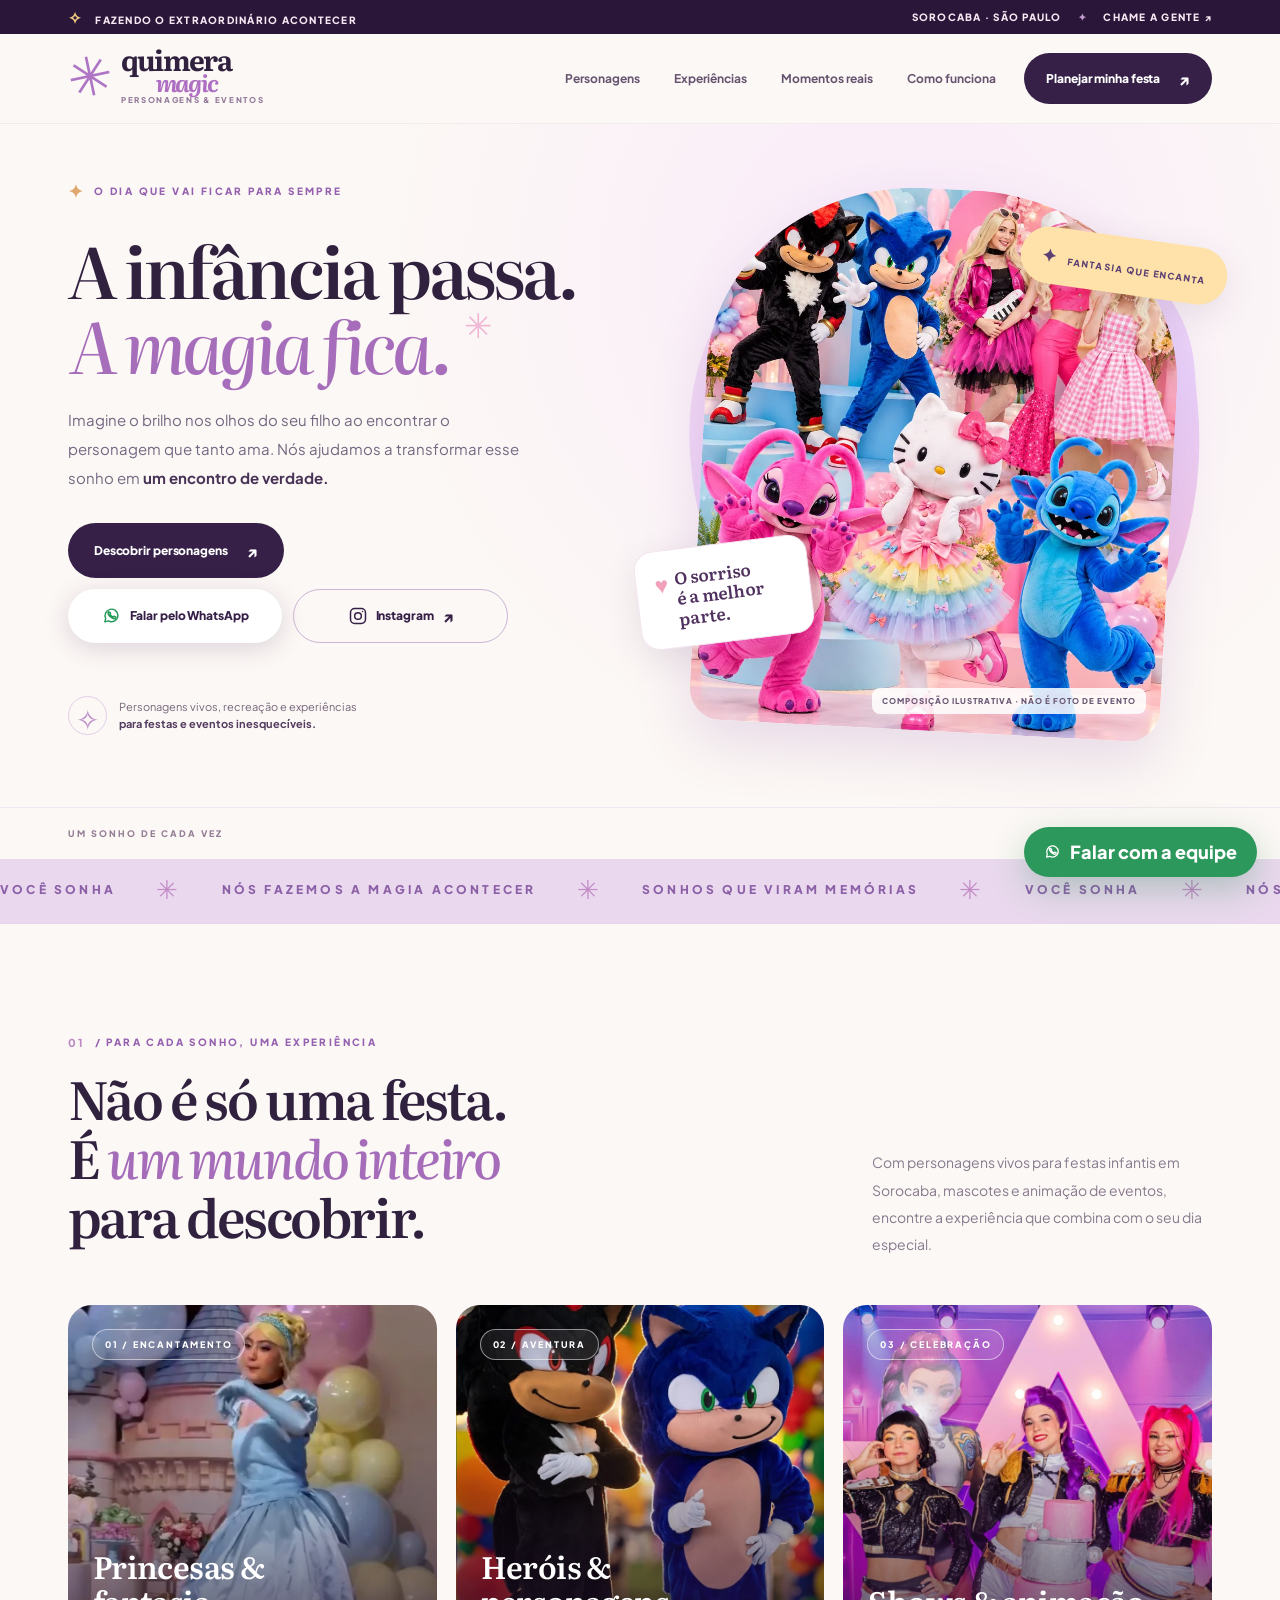
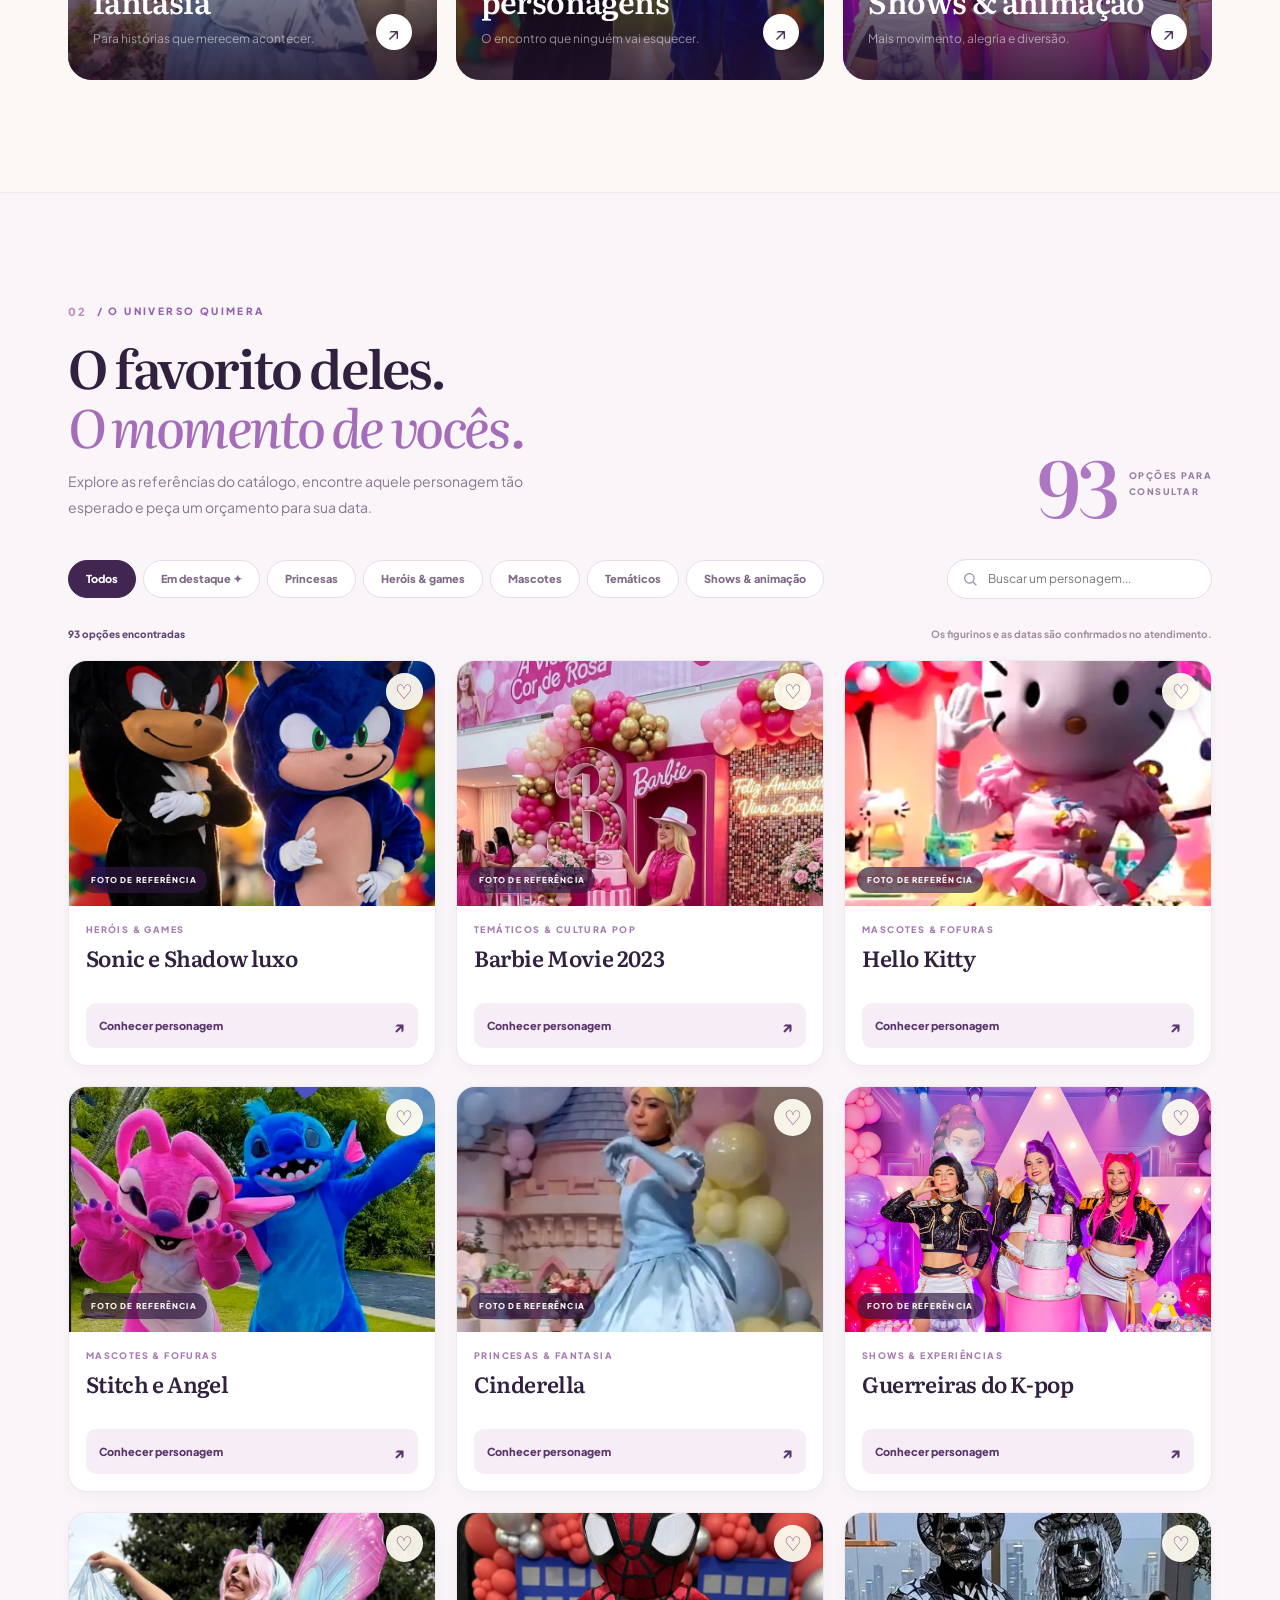
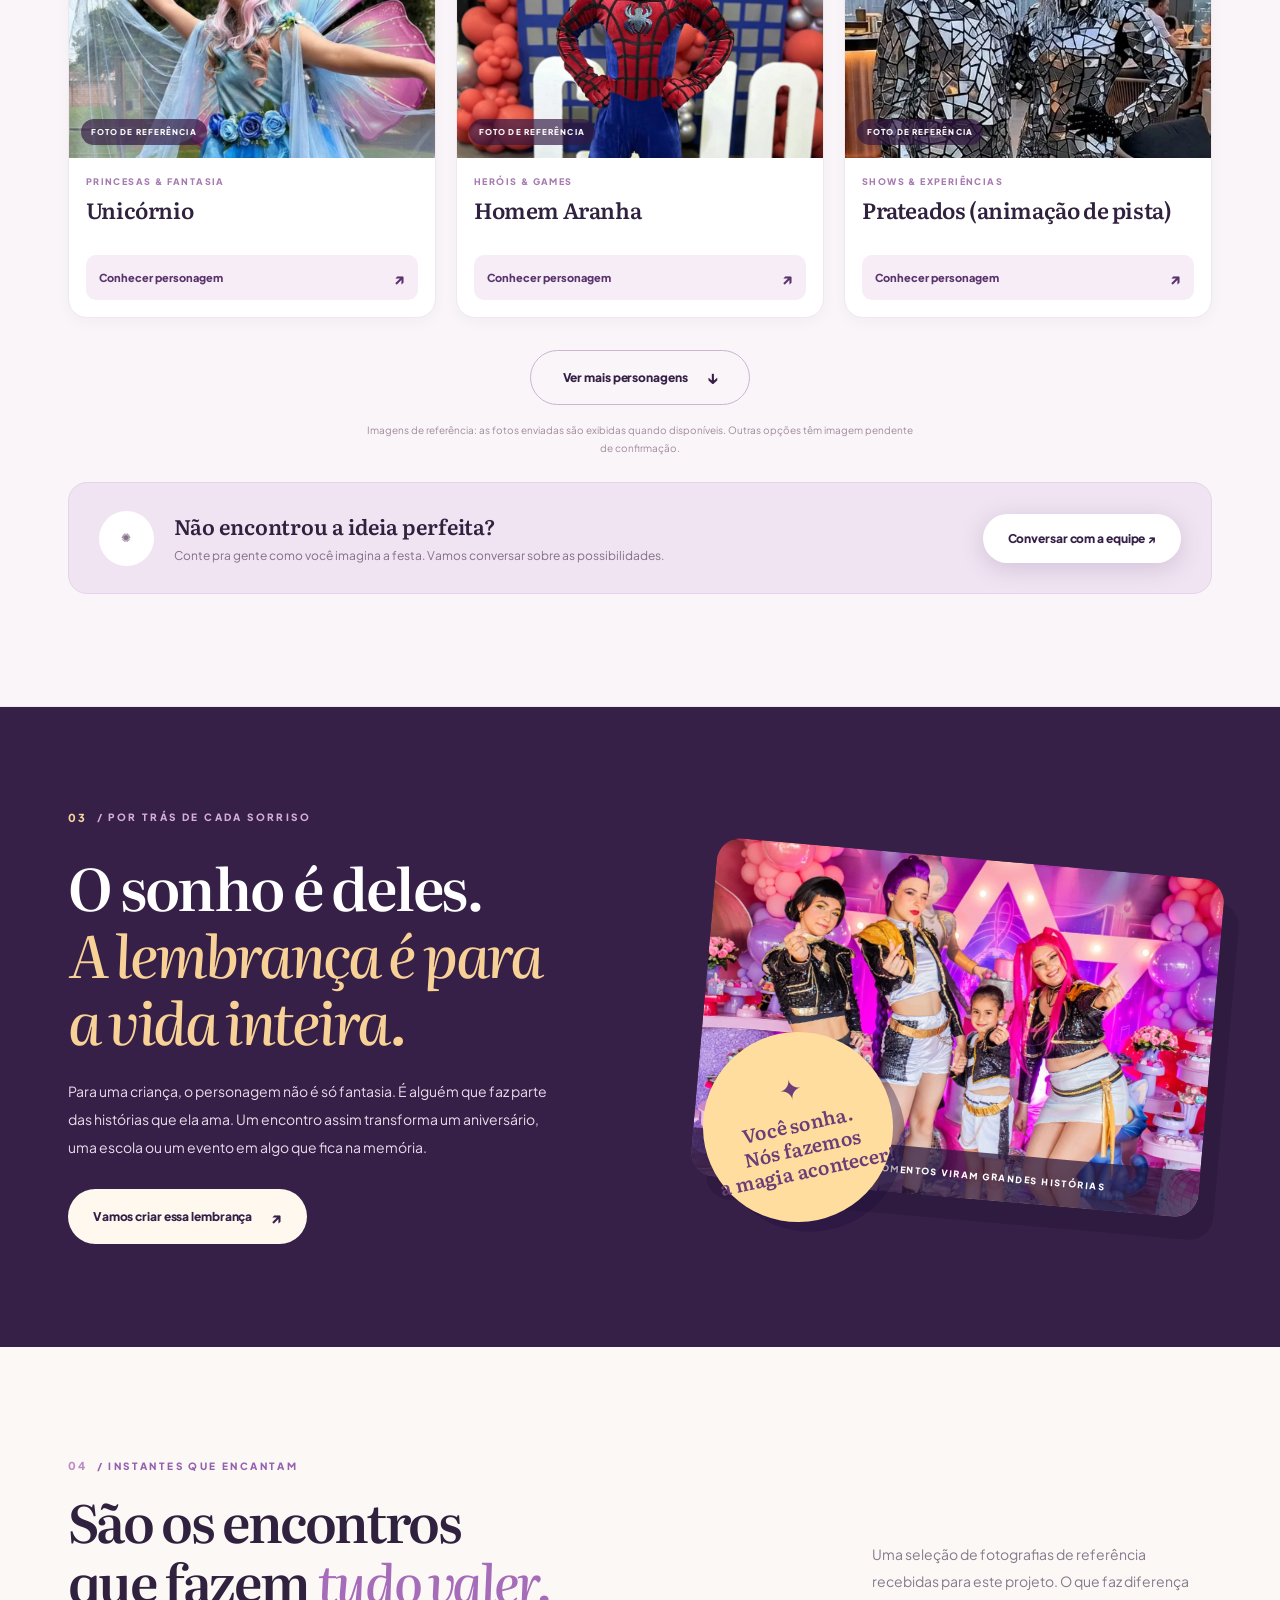
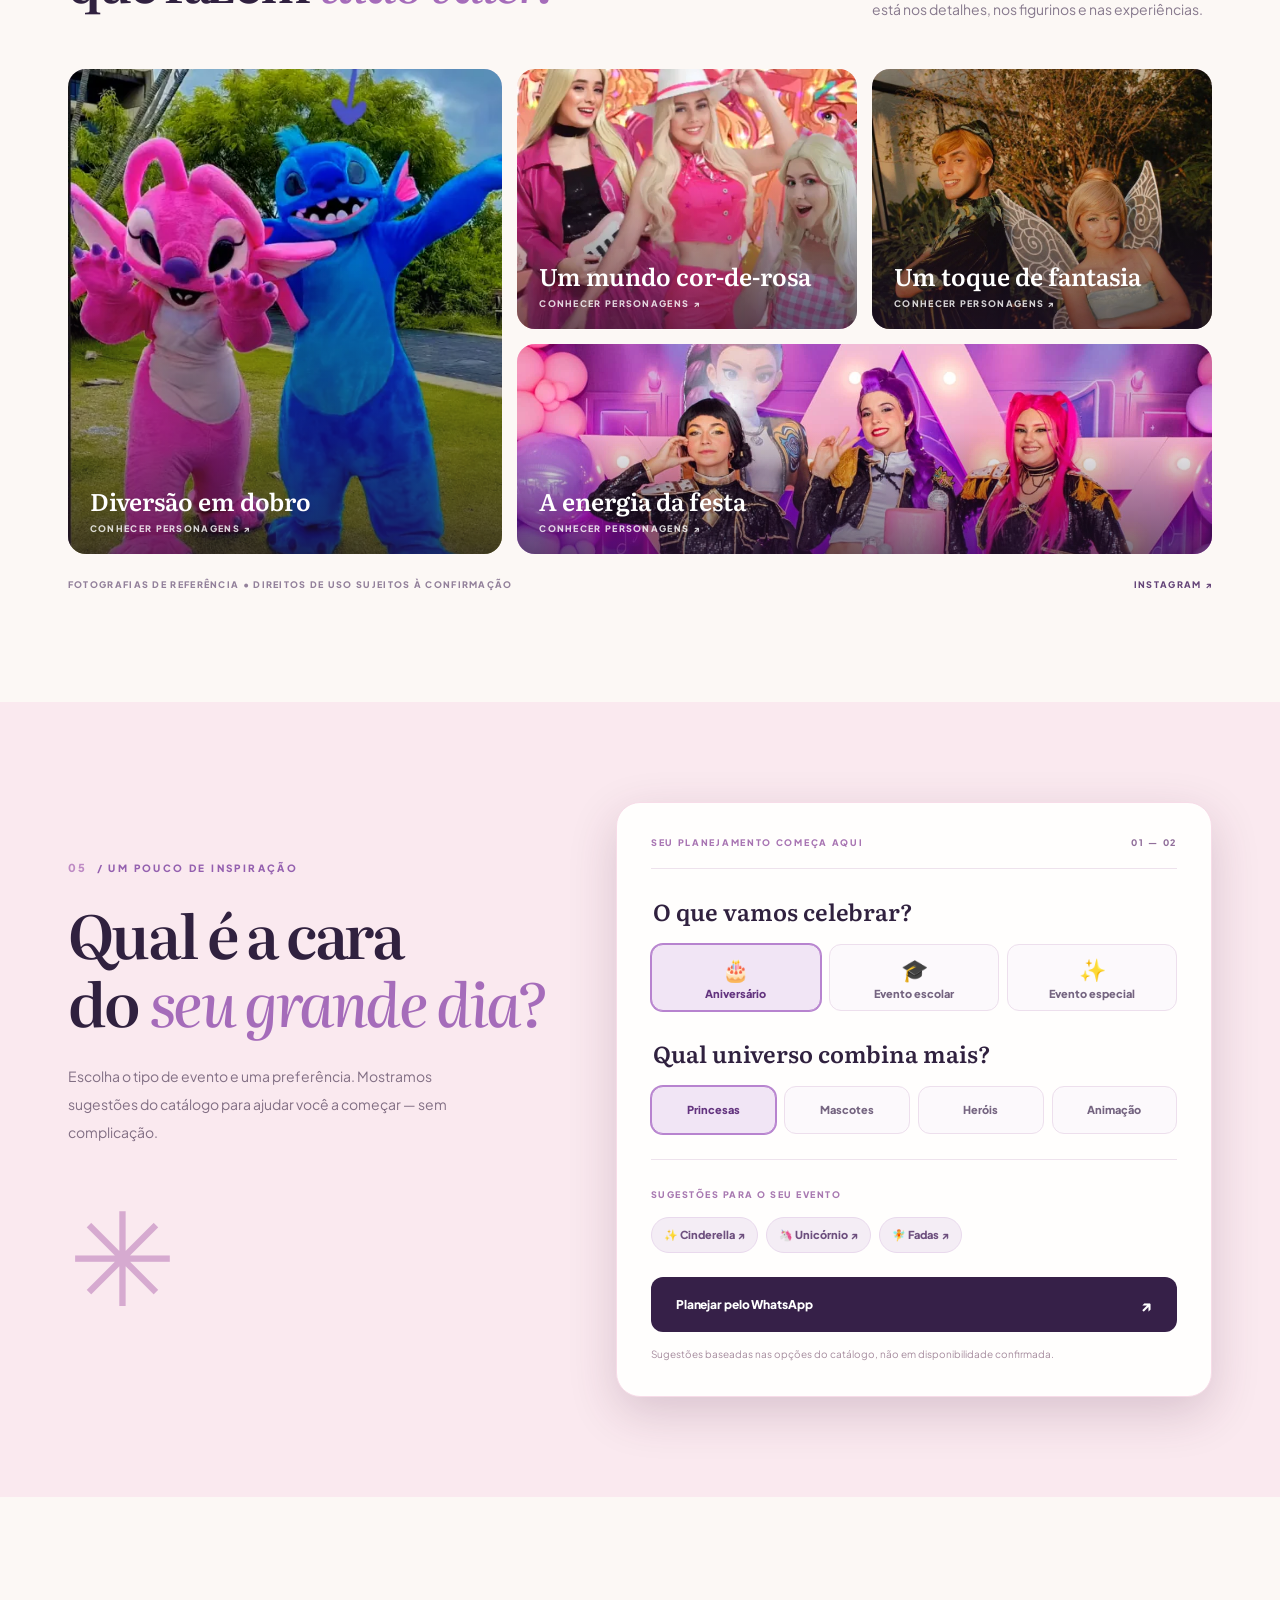
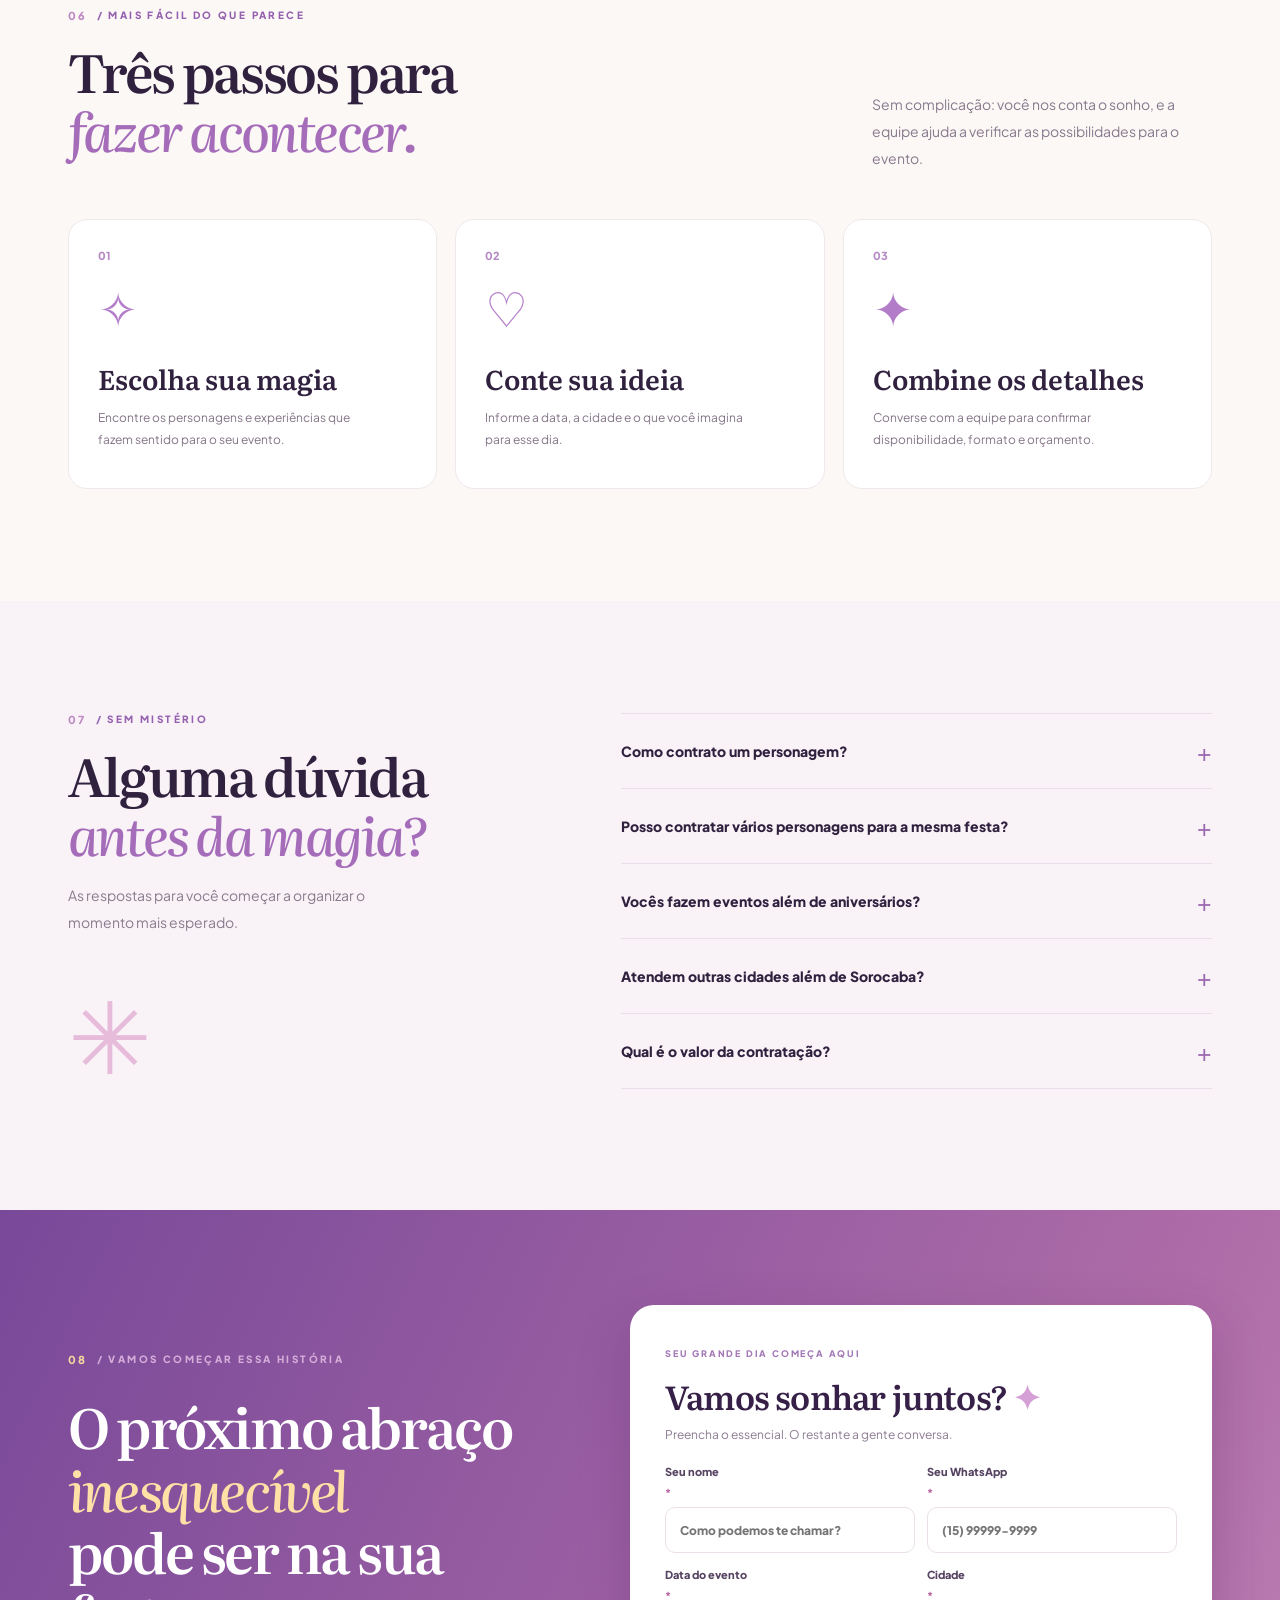
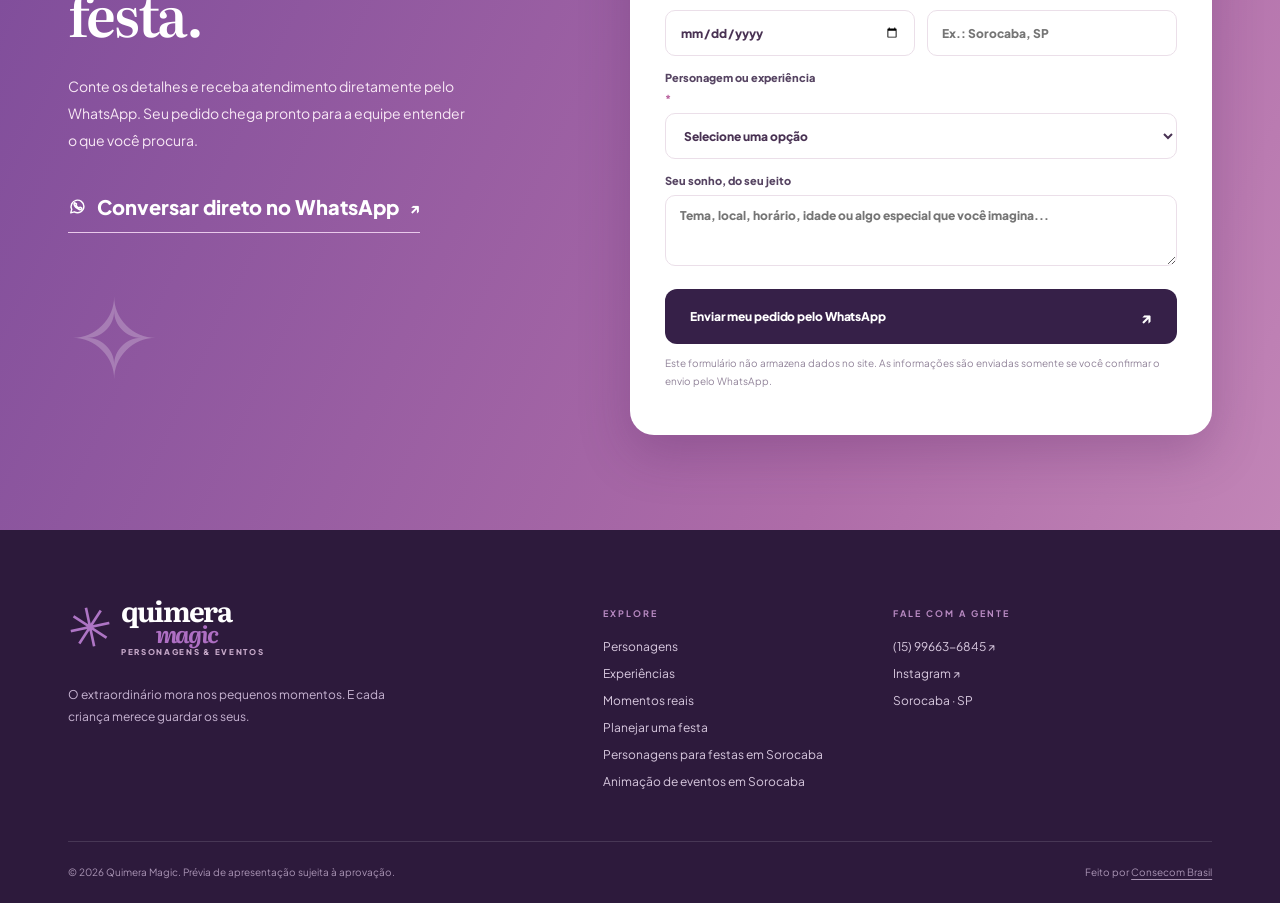
<file: index.html>
<!doctype html>
<html lang="pt-BR">
<head>
  <meta charset="utf-8" />
  <meta name="viewport" content="width=device-width,initial-scale=1,viewport-fit=cover" />
  <meta name="theme-color" content="#fcf8f5" />
  <meta name="description" content="Personagens vivos, princesas, heróis, mascotes e animação para festas em Sorocaba. Explore o catálogo da Quimera Magic e consulte pelo WhatsApp.">
  <meta name="robots" content="index,follow,max-image-preview:large,max-snippet:-1,max-video-preview:-1">
  <link rel="canonical" href="https://quimerasite.vercel.app/">
  <meta property="og:site_name" content="Quimera Magic">
  <meta property="og:locale" content="pt_BR">
  <meta property="og:type" content="website">
  <meta property="og:title" content="Personagens Vivos para Festas em Sorocaba | Quimera Magic">
  <meta property="og:description" content="Personagens vivos, princesas, heróis, mascotes e animação para festas em Sorocaba. Explore o catálogo da Quimera Magic e consulte pelo WhatsApp.">
  <meta property="og:url" content="https://quimerasite.vercel.app/">
  <meta property="og:image" content="https://quimerasite.vercel.app/assets/hero-quimera-magic.webp">
  <meta property="og:image:alt" content="Personagens e experiências da Quimera Magic para festas e eventos">
  <meta name="twitter:card" content="summary_large_image">
  <meta name="twitter:title" content="Personagens Vivos para Festas em Sorocaba | Quimera Magic">
  <meta name="twitter:description" content="Personagens vivos, princesas, heróis, mascotes e animação para festas em Sorocaba. Explore o catálogo da Quimera Magic e consulte pelo WhatsApp.">
  <meta name="twitter:image" content="https://quimerasite.vercel.app/assets/hero-quimera-magic.webp">
  <script type="application/ld+json">{"@context":"https://schema.org","@graph":[{"@type":"LocalBusiness","@id":"https://quimerasite.vercel.app/#empresa","name":"Quimera Magic","alternateName":"Quimera Mágic","url":"https://quimerasite.vercel.app/","description":"Personagens vivos, princesas, mascotes, recreação e animação para festas e eventos em Sorocaba, São Paulo.","telephone":"+55 15 99663-6845","areaServed":{"@type":"City","name":"Sorocaba","address":{"@type":"PostalAddress","addressLocality":"Sorocaba","addressRegion":"SP","addressCountry":"BR"}},"contactPoint":{"@type":"ContactPoint","contactType":"atendimento comercial","telephone":"+55 15 99663-6845","availableLanguage":"Portuguese","url":"https://wa.me/5515996636845"},"hasOfferCatalog":{"@type":"OfferCatalog","name":"Serviços para festas e eventos","itemListElement":[{"@type":"OfferCatalog","name":"Personagens vivos e mascotes para festas"},{"@type":"OfferCatalog","name":"Animação e recreação para eventos"}]}},{"@type":"WebSite","@id":"https://quimerasite.vercel.app/#website","url":"https://quimerasite.vercel.app/","name":"Quimera Magic","inLanguage":"pt-BR","publisher":{"@id":"https://quimerasite.vercel.app/#empresa"}},{"@type":"Service","@id":"https://quimerasite.vercel.app/personagens-vivos-para-festas-sorocaba/#servico","name":"Personagens vivos para festas em Sorocaba","serviceType":"Personagens vivos e mascotes para festas infantis","provider":{"@id":"https://quimerasite.vercel.app/#empresa"},"areaServed":{"@type":"City","name":"Sorocaba"},"url":"https://quimerasite.vercel.app/personagens-vivos-para-festas-sorocaba/"},{"@type":"Service","@id":"https://quimerasite.vercel.app/animacao-de-eventos-sorocaba/#servico","name":"Animação de festas e eventos em Sorocaba","serviceType":"Animação de eventos, pocket shows e recreação","provider":{"@id":"https://quimerasite.vercel.app/#empresa"},"areaServed":{"@type":"City","name":"Sorocaba"},"url":"https://quimerasite.vercel.app/animacao-de-eventos-sorocaba/"}]}</script>
  <title>Personagens Vivos para Festas em Sorocaba | Quimera Magic</title>
  <link rel="icon" type="image/svg+xml" href="/favicon.svg" />
  <link rel="preconnect" href="https://fonts.googleapis.com" /><link rel="preconnect" href="https://fonts.gstatic.com" crossorigin />
  <link href="https://fonts.googleapis.com/css2?family=Literata:ital,opsz,wght@0,7..72,500;0,7..72,600;0,7..72,700;1,7..72,500;1,7..72,600&family=Plus+Jakarta+Sans:wght@400;500;600;700;800&display=swap" rel="stylesheet" />
  <link rel="preload" href="/assets/hero-quimera-magic.webp" as="image" />
  <link rel="stylesheet" href="/style.css" />
  <link rel="stylesheet" href="/mobile.css" />
  <script defer src="/data/catalog.js"></script>
  <script defer src="/app.js"></script>
</head>
<body>
  <a class="skip-link" href="#conteudo">Pular para o conteúdo</a>
  <div class="top-ribbon"><div class="site-shell top-ribbon-inner"><span><span class="mini-spark">✧</span> FAZENDO O EXTRAORDINÁRIO ACONTECER</span><span>SOROCABA · SÃO PAULO <span class="ribbon-divider">✦</span> <a href="https://wa.me/5515996636845?text=Ol%C3%A1%21%20Quero%20conhecer%20os%20personagens%20da%20Quimera%20Magic." target="_blank" rel="noopener noreferrer">CHAME A GENTE <span aria-hidden="true">↗</span></a></span></div></div>
  <header class="header" id="inicio"><div class="site-shell header-inner">
    <a href="#inicio" class="brand" aria-label="Quimera Magic — Início"><span class="brand-emblem" aria-hidden="true">✳</span><span class="brand-word">quimera<span>magic</span><small>PERSONAGENS & EVENTOS</small></span></a>
    <nav class="desktop-nav" aria-label="Menu principal"><a href="#personagens">Personagens</a><a href="#experiencias">Experiências</a><a href="#momentos">Momentos reais</a><a href="#como-funciona">Como funciona</a></nav>
    <a href="#orcamento" class="button button-small button-dark desktop-header-cta">Planejar minha festa <span>↗</span></a>
    <button type="button" id="menuToggle" class="menu-toggle" aria-label="Abrir menu" aria-expanded="false" aria-controls="mobileMenu"><span></span><span></span><span></span></button>
  </div><nav id="mobileMenu" class="mobile-menu" aria-label="Navegação mobile" hidden><a href="#personagens">Personagens</a><a href="#experiencias">Experiências</a><a href="#momentos">Momentos reais</a><a href="#como-funciona">Como funciona</a><a href="#orcamento">Solicitar orçamento ↗</a></nav></header>
  <main id="conteudo">
    <section class="hero"><div class="site-shell hero-layout">
      <div class="hero-content"><div class="micro-label"><span class="micro-label-dot">✦</span> O DIA QUE VAI FICAR PARA SEMPRE</div>
        <h1>A infância passa.<br><em>A magia fica.</em><span class="title-asterisk" aria-hidden="true">✳</span></h1>
        <p class="hero-lead">Imagine o brilho nos olhos do seu filho ao encontrar o personagem que tanto ama. Nós ajudamos a transformar esse sonho em <strong>um encontro de verdade.</strong></p>
        <div class="hero-buttons"><a class="button button-dark button-large" href="#personagens">Descobrir personagens <span>↗</span></a><div class="hero-social"><a class="button button-light button-large whatsapp-cta" href="https://wa.me/5515996636845?text=Ol%C3%A1%21%20Quero%20realizar%20o%20sonho%20do%20meu%20filho%20com%20a%20Quimera%20Magic." target="_blank" rel="noopener noreferrer"><span class="wa-cta-inner"><svg class="wa-cta-icon" viewBox="0 0 24 24" fill="none" stroke="currentColor" stroke-width="1.8" stroke-linecap="round" stroke-linejoin="round" aria-hidden="true" focusable="false"><path d="M20.1 11.7a8.1 8.1 0 0 1-12.15 7.04L3.5 20l1.21-4.38A8.1 8.1 0 1 1 20.1 11.7Z"/><path d="M8.55 8.15c.15-.25.38-.35.65-.24l1.24.53c.33.14.44.51.28.81l-.43.84a.64.64 0 0 0 .04.65 8.85 8.85 0 0 0 3.14 2.98.63.63 0 0 0 .7-.05l.75-.61a.75.75 0 0 1 .82-.08l1.33.76a.65.65 0 0 1 .27.82c-.58 1.37-1.88 1.74-3.24 1.2-3.03-1.2-5.56-3.68-6.45-6.15a2.3 2.3 0 0 1 .9-2.46Z"/></svg><span class="wa-cta-label">Falar pelo WhatsApp</span></span></a><a class="button button-outline button-large instagram-cta" href="https://www.instagram.com/quimeramagic/" target="_blank" rel="noopener noreferrer"><svg viewBox="0 0 24 24" fill="none" stroke="currentColor" stroke-width="1.8" aria-hidden="true"><rect x="3" y="3" width="18" height="18" rx="5"/><circle cx="12" cy="12" r="4"/><circle cx="17.5" cy="6.5" r=".9" fill="currentColor" stroke="none"/></svg>Instagram <span aria-hidden="true">↗</span></a></div></div>
        <div class="hero-bottom-copy"><div class="hero-icon-mark" aria-hidden="true">✧</div><span>Personagens vivos, recreação e experiências<br><strong>para festas e eventos inesquecíveis.</strong></span></div>
      </div>
      <div class="hero-art" aria-label="Mario e Luigi em evento da Quimera Magic"><div class="hero-art-backdrop" aria-hidden="true"></div><img class="hero-main-image" src="/assets/hero-quimera-magic.webp" width="880" height="1100" fetchpriority="high" alt="Composição ilustrativa com personagens para festas da Quimera Magic" /><div class="hero-floating-card floating-one"><span aria-hidden="true">♥</span><strong>O sorriso<br>é a melhor parte.</strong></div><div class="hero-floating-card floating-two"><span aria-hidden="true">✦</span> FANTASIA QUE ENCANTA</div><span class="art-disclaimer">COMPOSIÇÃO ILUSTRATIVA · NÃO É FOTO DE EVENTO</span></div>
    </div><div class="hero-bottom-line"><div class="site-shell"><span>UM SONHO DE CADA VEZ</span><span class="hero-scroll-mark">DESCUBRA A MAGIA <span aria-hidden="true">↓</span></span></div></div></section>
    <div class="brand-marquee" aria-hidden="true"><div class="marquee-track">VOCÊ SONHA <i>✳</i> NÓS FAZEMOS A MAGIA ACONTECER <i>✳</i> SONHOS QUE VIRAM MEMÓRIAS <i>✳</i> VOCÊ SONHA <i>✳</i> NÓS FAZEMOS A MAGIA ACONTECER <i>✳</i> SONHOS QUE VIRAM MEMÓRIAS <i>✳</i></div></div>
    <section class="section section-explore" id="experiencias"><div class="site-shell">
      <div class="section-kicker"><span>01</span> / PARA CADA SONHO, UMA EXPERIÊNCIA</div>
      <div class="intro-grid"><h2>Não é só uma festa.<br>É <em>um mundo inteiro</em><br>para descobrir.</h2><p>Com personagens vivos para festas infantis em Sorocaba, mascotes e animação de eventos, encontre a experiência que combina com o seu dia especial.</p></div>
      <div class="experience-grid">
        <button type="button" class="experience-card experience-princess" data-explore="princesas"><span class="experience-image" style="background-image:url('/assets/cinderela.webp')"></span><span class="experience-overlay"></span><span class="experience-count">01 / ENCANTAMENTO</span><span class="experience-info"><strong>Princesas & fantasia</strong><small>Para histórias que merecem acontecer.</small></span><span class="experience-arrow" aria-hidden="true">↗</span></button>
        <button type="button" class="experience-card experience-hero" data-explore="herois"><span class="experience-image" style="background-image:url('/assets/sonic-shadow.webp')"></span><span class="experience-overlay"></span><span class="experience-count">02 / AVENTURA</span><span class="experience-info"><strong>Heróis & personagens</strong><small>O encontro que ninguém vai esquecer.</small></span><span class="experience-arrow" aria-hidden="true">↗</span></button>
        <button type="button" class="experience-card experience-show" data-explore="shows"><span class="experience-image" style="background-image:url('/assets/guerreiras-kpop.webp')"></span><span class="experience-overlay"></span><span class="experience-count">03 / CELEBRAÇÃO</span><span class="experience-info"><strong>Shows & animação</strong><small>Mais movimento, alegria e diversão.</small></span><span class="experience-arrow" aria-hidden="true">↗</span></button>
      </div>
    </div></section>
    <section class="section catalog-section" id="personagens"><div class="site-shell">
      <div class="section-kicker"><span>02</span> / O UNIVERSO QUIMERA</div>
      <div class="catalog-heading"><div><h2>O favorito deles.<br><em>O momento de vocês.</em></h2><p>Explore as referências do catálogo, encontre aquele personagem tão esperado e peça um orçamento para sua data.</p></div><div class="catalog-figure"><strong id="catalogTotal">90</strong><span>OPÇÕES PARA<br>CONSULTAR</span></div></div>
      <div class="catalog-toolbar"><div class="catalog-filters" id="catalogFilters" role="group" aria-label="Categorias de personagens"></div><label class="search-field"><svg viewBox="0 0 24 24" width="18" height="18" fill="none" stroke="currentColor" stroke-width="1.8" aria-hidden="true"><circle cx="11" cy="11" r="7"/><path d="m16.3 16.3 5 5"/></svg><input type="search" id="searchInput" placeholder="Buscar um personagem..." autocomplete="off" aria-label="Buscar personagem"><button type="button" id="clearSearch" aria-label="Limpar busca" hidden>×</button></label></div>
      <div class="catalog-result-line"><span id="resultsCount" aria-live="polite"></span><span>Os figurinos e as datas são confirmados no atendimento.</span></div>
      <div class="catalog-grid" id="catalogGrid"></div><div class="load-more-wrap"><button class="button button-outline" type="button" id="loadMore">Ver mais personagens <span aria-hidden="true">↓</span></button><p>Imagens de referência: as fotos enviadas são exibidas quando disponíveis. Outras opções têm imagem pendente de confirmação.</p></div>
      <div class="catalog-assist"><span class="assist-emoji" aria-hidden="true">✺</span><div><strong>Não encontrou a ideia perfeita?</strong><span>Conte pra gente como você imagina a festa. Vamos conversar sobre as possibilidades.</span></div><a class="button button-light" href="https://wa.me/5515996636845?text=Ol%C3%A1%21%20Procuro%20um%20personagem%20especial%20para%20minha%20festa.%20Podemos%20conversar%3F" target="_blank" rel="noopener noreferrer">Conversar com a equipe ↗</a></div>
    </div></section>
    <section class="story-section" id="sobre"><div class="site-shell story-layout"><div class="story-left"><div class="section-kicker kicker-light"><span>03</span> / POR TRÁS DE CADA SORRISO</div><h2>O sonho é deles.<br><em>A lembrança é para<br>a vida inteira.</em></h2><p>Para uma criança, o personagem não é só fantasia. É alguém que faz parte das histórias que ela ama. Um encontro assim transforma um aniversário, uma escola ou um evento em algo que fica na memória.</p><a href="#orcamento" class="button button-cream">Vamos criar essa lembrança <span aria-hidden="true">↗</span></a></div><div class="story-right"><div class="story-photo-frame" style="width:100%;height:auto;aspect-ratio:3/2;border-radius:24px"><img src="/assets/encontro-guerreiras-kpop.webp" width="1280" height="853" alt="Encontro de uma criança com as Guerreiras do K-pop em uma festa" loading="lazy"><span>OS PEQUENOS MOMENTOS VIRAM GRANDES HISTÓRIAS</span></div><div class="story-seal"><span>✦</span><strong>Você sonha.<br>Nós fazemos<br>a magia acontecer!</strong></div></div></div></section>
    <section class="section gallery-section" id="momentos"><div class="site-shell"><div class="section-kicker"><span>04</span> / INSTANTES QUE ENCANTAM</div><div class="section-top"><h2>São os encontros<br>que fazem <em>tudo valer.</em></h2><p>Uma seleção de fotografias de referência recebidas para este projeto. O que faz diferença está nos detalhes, nos figurinos e nas experiências.</p></div><div class="gallery-grid" id="galleryGrid"></div><div class="gallery-foot"><span>FOTOGRAFIAS DE REFERÊNCIA • DIREITOS DE USO SUJEITOS À CONFIRMAÇÃO</span><a href="https://www.instagram.com/quimeramagic/" rel="noopener noreferrer" target="_blank">Instagram <span aria-hidden="true">↗</span></a></div></div></section>
    <section class="planner-section" id="planejador"><div class="site-shell planner-layout"><div class="planner-intro"><div class="section-kicker"><span>05</span> / UM POUCO DE INSPIRAÇÃO</div><h2>Qual é a cara<br>do <em>seu grande dia?</em></h2><p>Escolha o tipo de evento e uma preferência. Mostramos sugestões do catálogo para ajudar você a começar — sem complicação.</p><div class="planner-decoration" aria-hidden="true">✳</div></div><div class="planner-panel"><div class="planner-progress"><span>SEU PLANEJAMENTO COMEÇA AQUI</span><span class="planner-step">01 — 02</span></div><fieldset class="choice-set"><legend>O que vamos celebrar?</legend><div class="choice-grid" id="eventChoices"><button class="choice selected" type="button" data-event="Aniversário infantil" aria-pressed="true"><span>🎂</span> Aniversário</button><button class="choice" type="button" data-event="Evento escolar" aria-pressed="false"><span>🎓</span> Evento escolar</button><button class="choice" type="button" data-event="Evento corporativo ou especial" aria-pressed="false"><span>✨</span> Evento especial</button></div></fieldset><fieldset class="choice-set"><legend>Qual universo combina mais?</legend><div class="choice-grid choice-grid-small" id="themeChoices"><button class="choice selected" type="button" data-theme="princesas" aria-pressed="true">Princesas</button><button class="choice" type="button" data-theme="mascotes" aria-pressed="false">Mascotes</button><button class="choice" type="button" data-theme="herois" aria-pressed="false">Heróis</button><button class="choice" type="button" data-theme="shows" aria-pressed="false">Animação</button></div></fieldset><div class="planner-suggestions"><span>SUGESTÕES PARA O SEU EVENTO</span><div id="plannerSuggestions" class="planner-suggestion-list"></div></div><button type="button" class="button button-dark planner-cta" id="plannerWhatsapp">Planejar pelo WhatsApp <span aria-hidden="true">↗</span></button><p class="planner-disclaimer">Sugestões baseadas nas opções do catálogo, não em disponibilidade confirmada.</p></div></div></section>
    <section class="section steps-section" id="como-funciona"><div class="site-shell"><div class="section-kicker"><span>06</span> / MAIS FÁCIL DO QUE PARECE</div><div class="section-top"><h2>Três passos para<br><em>fazer acontecer.</em></h2><p>Sem complicação: você nos conta o sonho, e a equipe ajuda a verificar as possibilidades para o evento.</p></div><div class="steps-grid"><article><span class="step-number">01</span><span class="step-icon">✧</span><h3>Escolha sua magia</h3><p>Encontre os personagens e experiências que fazem sentido para o seu evento.</p></article><article><span class="step-number">02</span><span class="step-icon">♡</span><h3>Conte sua ideia</h3><p>Informe a data, a cidade e o que você imagina para esse dia.</p></article><article><span class="step-number">03</span><span class="step-icon">✦</span><h3>Combine os detalhes</h3><p>Converse com a equipe para confirmar disponibilidade, formato e orçamento.</p></article></div></div></section>
    <section class="section faq-section" id="duvidas"><div class="site-shell faq-layout"><div class="faq-heading"><div class="section-kicker"><span>07</span> / SEM MISTÉRIO</div><h2>Alguma dúvida<br><em>antes da magia?</em></h2><p>As respostas para você começar a organizar o momento mais esperado.</p><span class="faq-asterisk" aria-hidden="true">✳</span></div><div class="faq-items"><details><summary>Como contrato um personagem? <span>+</span></summary><p>Você pode escolher um personagem do catálogo ou contar sua ideia pelo WhatsApp. A equipe confirma disponibilidade e os detalhes da contratação.</p></details><details><summary>Posso contratar vários personagens para a mesma festa? <span>+</span></summary><p>Sim, você pode selecionar vários favoritos no catálogo e enviar uma única consulta para a equipe avaliar as opções.</p></details><details><summary>Vocês fazem eventos além de aniversários? <span>+</span></summary><p>O catálogo inclui opções de personagens e animação para festas e eventos. Informe o tipo de ocasião para consultar as possibilidades de atendimento.</p></details><details><summary>Atendem outras cidades além de Sorocaba? <span>+</span></summary><p>Informe a cidade e o local do evento para verificar a região atendida e as possíveis condições de deslocamento.</p></details><details><summary>Qual é o valor da contratação? <span>+</span></summary><p>Os valores variam conforme personagem, duração, formato e local. A equipe poderá informar o orçamento depois de conhecer seu evento.</p></details></div></div></section>
    <section class="contact-section" id="orcamento"><div class="site-shell contact-layout"><div class="contact-left"><div class="section-kicker kicker-light"><span>08</span> / VAMOS COMEÇAR ESSA HISTÓRIA</div><h2>O próximo abraço<br><em>inesquecível</em><br>pode ser na sua festa.</h2><p>Conte os detalhes e receba atendimento diretamente pelo WhatsApp. Seu pedido chega pronto para a equipe entender o que você procura.</p><a class="contact-direct" href="https://wa.me/5515996636845?text=Ol%C3%A1%21%20Gostaria%20de%20planejar%20uma%20festa%20com%20a%20Quimera%20Magic." target="_blank" rel="noopener noreferrer"><span class="wa-cta-inner"><svg class="wa-cta-icon" viewBox="0 0 24 24" fill="none" stroke="currentColor" stroke-width="1.8" stroke-linecap="round" stroke-linejoin="round" aria-hidden="true" focusable="false"><path d="M20.1 11.7a8.1 8.1 0 0 1-12.15 7.04L3.5 20l1.21-4.38A8.1 8.1 0 1 1 20.1 11.7Z"/><path d="M8.55 8.15c.15-.25.38-.35.65-.24l1.24.53c.33.14.44.51.28.81l-.43.84a.64.64 0 0 0 .04.65 8.85 8.85 0 0 0 3.14 2.98.63.63 0 0 0 .7-.05l.75-.61a.75.75 0 0 1 .82-.08l1.33.76a.65.65 0 0 1 .27.82c-.58 1.37-1.88 1.74-3.24 1.2-3.03-1.2-5.56-3.68-6.45-6.15a2.3 2.3 0 0 1 .9-2.46Z"/></svg><span class="wa-cta-label">Conversar direto no WhatsApp</span><span class="wa-arrow" aria-hidden="true">↗</span></span></a><span class="contact-ornament" aria-hidden="true">✧</span></div><div class="contact-form-card"><div class="contact-form-header"><span>SEU GRANDE DIA COMEÇA AQUI</span><h3>Vamos sonhar juntos? <i>✦</i></h3><p>Preencha o essencial. O restante a gente conversa.</p></div><form id="quoteForm" novalidate><div class="form-columns"><label>Seu nome <span>*</span><input name="nome" required minlength="2" maxlength="90" autocomplete="name" placeholder="Como podemos te chamar?"></label><label>Seu WhatsApp <span>*</span><input name="telefone" type="tel" inputmode="tel" required autocomplete="tel" maxlength="20" placeholder="(15) 99999-9999"></label></div><div class="form-columns"><label>Data do evento <span>*</span><input name="data" type="date" id="eventDate" required></label><label>Cidade <span>*</span><input name="cidade" required maxlength="100" placeholder="Ex.: Sorocaba, SP"></label></div><label>Personagem ou experiência <span>*</span><select id="characterSelect" name="personagem" required><option value="">Selecione uma opção</option><option value="Outro / quero consultar">Outro / quero consultar</option></select></label><label>Seu sonho, do seu jeito <textarea name="observacoes" maxlength="1000" rows="3" placeholder="Tema, local, horário, idade ou algo especial que você imagina..."></textarea></label><button class="button button-dark form-submit" type="submit">Enviar meu pedido pelo WhatsApp <span aria-hidden="true">↗</span></button><p class="privacy-note">Este formulário não armazena dados no site. As informações são enviadas somente se você confirmar o envio pelo WhatsApp.</p><div class="form-notice" id="formNotice" role="status" aria-live="polite" hidden></div></form></div></div></section>
  </main>
  <footer class="footer"><div class="site-shell"><div class="footer-columns"><div class="footer-about"><a href="#inicio" class="brand footer-brand" aria-label="Quimera Magic — voltar ao início"><span class="brand-emblem" aria-hidden="true">✳</span><span class="brand-word">quimera<span>magic</span><small>PERSONAGENS & EVENTOS</small></span></a><p>O extraordinário mora nos pequenos momentos. E cada criança merece guardar os seus.</p></div><div class="footer-nav"><strong>EXPLORE</strong><a href="#personagens">Personagens</a><a href="#experiencias">Experiências</a><a href="#momentos">Momentos reais</a><a href="#planejador">Planejar uma festa</a><a href="/personagens-vivos-para-festas-sorocaba/">Personagens para festas em Sorocaba</a><a href="/animacao-de-eventos-sorocaba/">Animação de eventos em Sorocaba</a></div><div class="footer-nav"><strong>FALE COM A GENTE</strong><a href="https://wa.me/5515996636845" target="_blank" rel="noopener noreferrer">(15) 99663-6845 ↗</a><a href="https://www.instagram.com/quimeramagic/" target="_blank" rel="noopener noreferrer">Instagram ↗</a><span>Sorocaba · SP</span></div></div><div class="footer-bottom"><span>© 2026 Quimera Magic. Prévia de apresentação sujeita à aprovação.</span><span>Feito por <a href="https://www.instagram.com/consecombrasil/" target="_blank" rel="noopener noreferrer" style="text-decoration:underline;text-underline-offset:3px">Consecom Brasil</a></span></div></div></footer>
  <div id="selectionTray" class="selection-tray" hidden><span class="tray-icon" aria-hidden="true">♥</span><div><strong id="selectionCount">0 selecionados</strong><small>Seu elenco especial</small></div><button type="button" class="tray-view" id="trayView">Ver seleção</button><button type="button" class="tray-send" id="traySend">Consultar no WhatsApp ↗</button><button type="button" class="tray-clear" id="trayClear" aria-label="Limpar seleção">×</button></div>
  <a class="floating-whatsapp" href="https://wa.me/5515996636845?text=Ol%C3%A1%21%20Quero%20conhecer%20os%20personagens%20da%20Quimera%20Magic." target="_blank" rel="noopener noreferrer" aria-label="Falar com a Quimera Magic no WhatsApp"><span class="wa-cta-inner"><svg class="wa-cta-icon" viewBox="0 0 24 24" fill="none" stroke="currentColor" stroke-width="1.8" stroke-linecap="round" stroke-linejoin="round" aria-hidden="true" focusable="false"><path d="M20.1 11.7a8.1 8.1 0 0 1-12.15 7.04L3.5 20l1.21-4.38A8.1 8.1 0 1 1 20.1 11.7Z"/><path d="M8.55 8.15c.15-.25.38-.35.65-.24l1.24.53c.33.14.44.51.28.81l-.43.84a.64.64 0 0 0 .04.65 8.85 8.85 0 0 0 3.14 2.98.63.63 0 0 0 .7-.05l.75-.61a.75.75 0 0 1 .82-.08l1.33.76a.65.65 0 0 1 .27.82c-.58 1.37-1.88 1.74-3.24 1.2-3.03-1.2-5.56-3.68-6.45-6.15a2.3 2.3 0 0 1 .9-2.46Z"/></svg><span class="wa-cta-label">Falar com a equipe</span></span></a>
  <nav class="mobile-action-bar" aria-label="Acesso rápido">
    <a class="mobile-action-catalog" href="#personagens"><span aria-hidden="true">⌕</span> Ver personagens</a>
    <a class="mobile-action-whatsapp" href="https://wa.me/5515996636845?text=Ol%C3%A1%21%20Quero%20realizar%20o%20sonho%20do%20meu%20filho%20com%20a%20Quimera%20Magic." target="_blank" rel="noopener noreferrer"><span class="wa-cta-inner"><svg class="wa-cta-icon" viewBox="0 0 24 24" fill="none" stroke="currentColor" stroke-width="1.8" stroke-linecap="round" stroke-linejoin="round" aria-hidden="true" focusable="false"><path d="M20.1 11.7a8.1 8.1 0 0 1-12.15 7.04L3.5 20l1.21-4.38A8.1 8.1 0 1 1 20.1 11.7Z"/><path d="M8.55 8.15c.15-.25.38-.35.65-.24l1.24.53c.33.14.44.51.28.81l-.43.84a.64.64 0 0 0 .04.65 8.85 8.85 0 0 0 3.14 2.98.63.63 0 0 0 .7-.05l.75-.61a.75.75 0 0 1 .82-.08l1.33.76a.65.65 0 0 1 .27.82c-.58 1.37-1.88 1.74-3.24 1.2-3.03-1.2-5.56-3.68-6.45-6.15a2.3 2.3 0 0 1 .9-2.46Z"/></svg><span class="wa-cta-label">Pedir orçamento</span></span></a>
  </nav>
  <div class="modal" id="characterModal" hidden><div class="modal-backdrop" data-modal-close="yes"></div><div class="modal-dialog" role="dialog" aria-modal="true" aria-labelledby="modalName"><button class="modal-close" type="button" id="modalClose" aria-label="Fechar detalhes">×</button><div id="modalVisual" class="modal-visual"></div><div class="modal-body"><div class="section-kicker"><span>✦</span> PERSONAGEM DO CATÁLOGO</div><h2 id="modalName"></h2><span id="modalCategory" class="modal-category"></span><p id="modalDescription"></p><p class="modal-note">A disponibilidade e o figurino específico são confirmados pela equipe antes da contratação.</p><div class="modal-actions"><button class="button button-dark" id="modalWhatsApp" type="button">Consultar no WhatsApp ↗</button><button class="button button-outline" id="modalAdd" type="button">+ Adicionar à seleção</button></div></div></div></div>
  <div class="modal" id="selectionModal" hidden><div class="modal-backdrop" data-selection-close="yes"></div><div class="selection-dialog" role="dialog" aria-modal="true" aria-labelledby="selectionTitle"><button class="modal-close" type="button" id="selectionClose" aria-label="Fechar seleção">×</button><div class="section-kicker"><span>✦</span> SEU PLANO MÁGICO</div><h2 id="selectionTitle">O elenco dos seus sonhos</h2><p>Selecione quem você gostaria de receber na festa. Envie tudo em uma só consulta.</p><div id="selectedList" class="selected-list"></div><button class="button button-dark" type="button" id="selectionQuote">Pedir orçamento da seleção ↗</button></div></div>
  <script>window.QUIMERA_CONFIG={whatsapp:'5515996636845',instagram:'https://www.instagram.com/quimeramagic/'};</script>
</body>
</html>
</file>
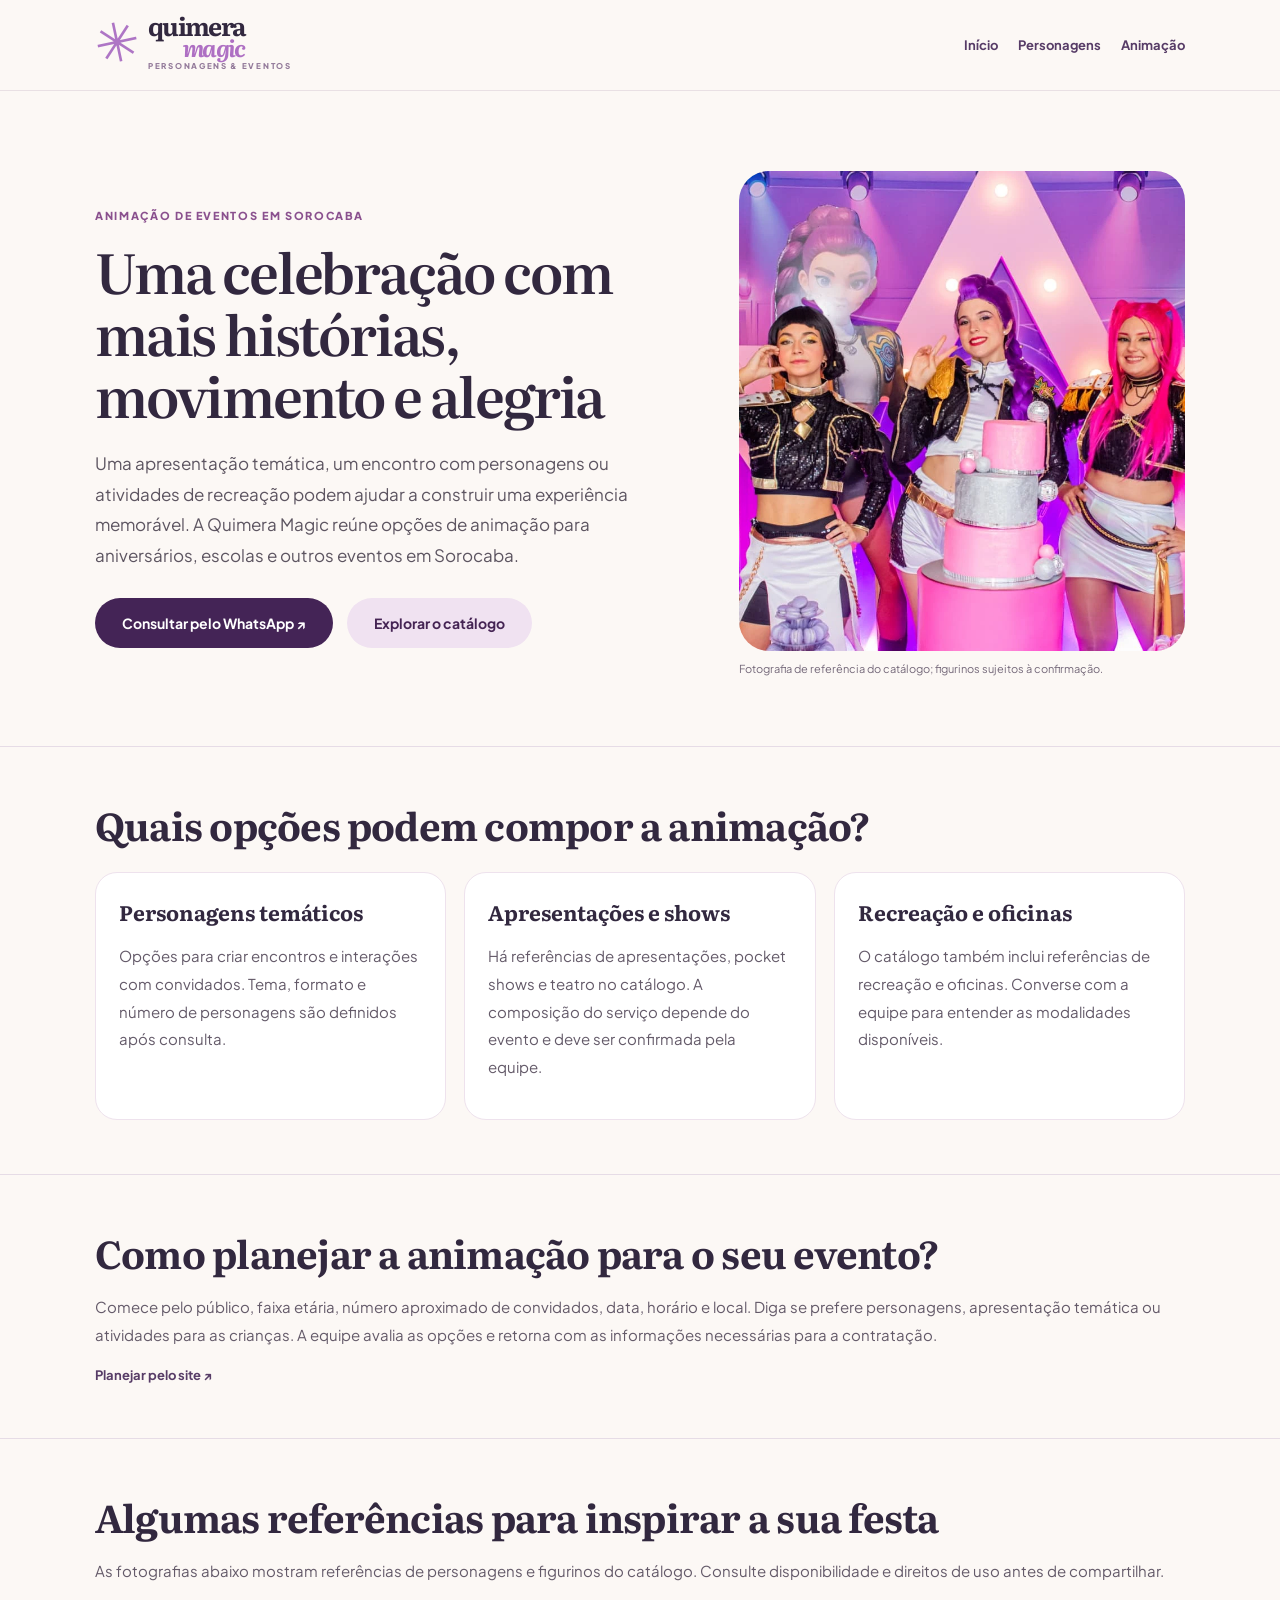
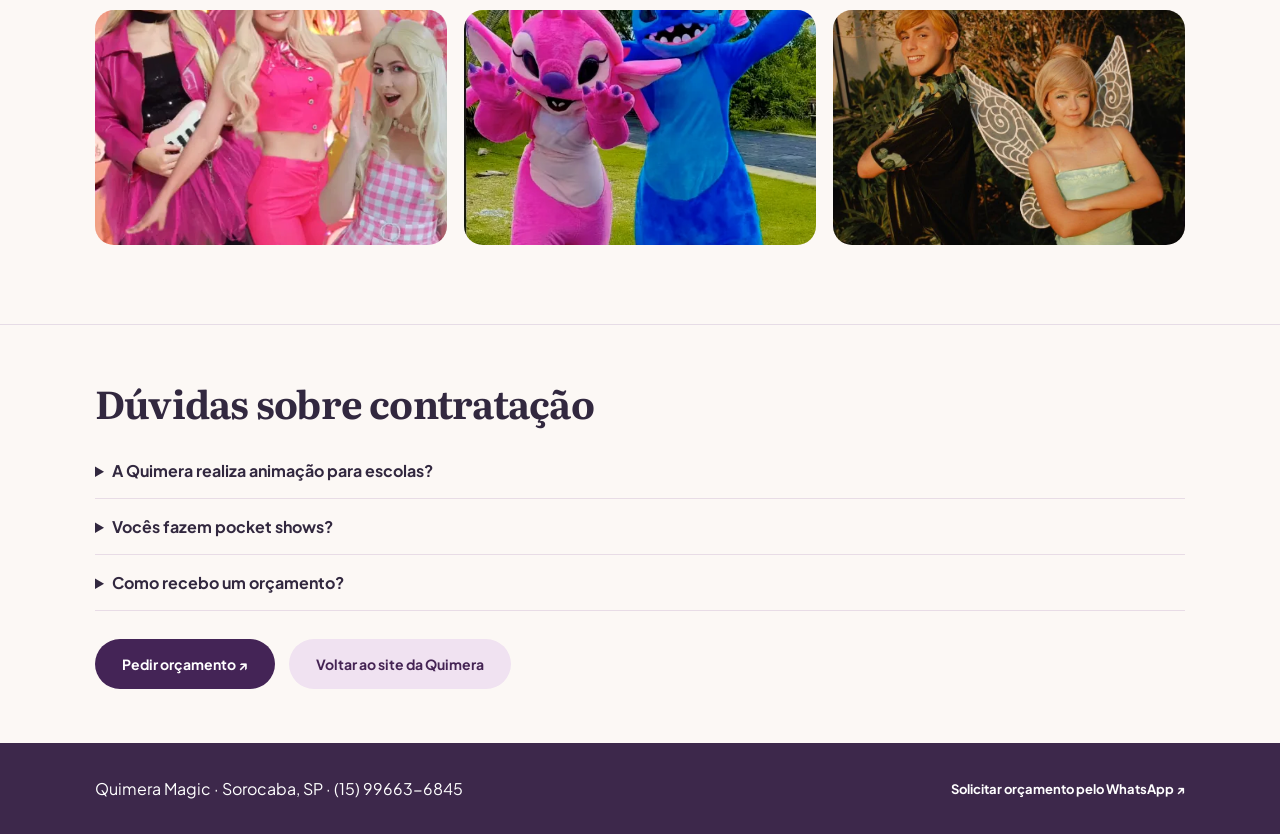
<file: animacao-de-eventos-sorocaba/index.html>
<!doctype html><html lang="pt-BR"><head><meta charset="utf-8"><meta name="viewport" content="width=device-width, initial-scale=1, viewport-fit=cover"><meta name="theme-color" content="#fcf8f5"><title>Animação de Festas e Eventos em Sorocaba | Quimera Magic</title><meta name="description" content="Animação de festas e eventos em Sorocaba com personagens, pocket shows e referências de recreação. Conheça a Quimera Magic e solicite um orçamento.">
<meta name="robots" content="index,follow,max-image-preview:large,max-snippet:-1,max-video-preview:-1">
<link rel="canonical" href="https://quimerasite.vercel.app/animacao-de-eventos-sorocaba/">
<meta property="og:site_name" content="Quimera Magic">
<meta property="og:locale" content="pt_BR">
<meta property="og:type" content="website">
<meta property="og:title" content="Animação de Festas e Eventos em Sorocaba | Quimera Magic">
<meta property="og:description" content="Animação de festas e eventos em Sorocaba com personagens, pocket shows e referências de recreação. Conheça a Quimera Magic e solicite um orçamento.">
<meta property="og:url" content="https://quimerasite.vercel.app/animacao-de-eventos-sorocaba/">
<meta property="og:image" content="https://quimerasite.vercel.app/assets/guerreiras-kpop.webp">
<meta property="og:image:alt" content="Personagens e experiências da Quimera Magic para festas e eventos">
<meta name="twitter:card" content="summary_large_image">
<meta name="twitter:title" content="Animação de Festas e Eventos em Sorocaba | Quimera Magic">
<meta name="twitter:description" content="Animação de festas e eventos em Sorocaba com personagens, pocket shows e referências de recreação. Conheça a Quimera Magic e solicite um orçamento.">
<meta name="twitter:image" content="https://quimerasite.vercel.app/assets/guerreiras-kpop.webp">
<script type="application/ld+json">{"@context":"https://schema.org","@graph":[{"@type":"LocalBusiness","@id":"https://quimerasite.vercel.app/#empresa","name":"Quimera Magic","alternateName":"Quimera Mágic","url":"https://quimerasite.vercel.app/","description":"Personagens vivos, princesas, mascotes, recreação e animação para festas e eventos em Sorocaba, São Paulo.","telephone":"+55 15 99663-6845","areaServed":{"@type":"City","name":"Sorocaba","address":{"@type":"PostalAddress","addressLocality":"Sorocaba","addressRegion":"SP","addressCountry":"BR"}},"contactPoint":{"@type":"ContactPoint","contactType":"atendimento comercial","telephone":"+55 15 99663-6845","availableLanguage":"Portuguese","url":"https://wa.me/5515996636845"},"hasOfferCatalog":{"@type":"OfferCatalog","name":"Serviços para festas e eventos","itemListElement":[{"@type":"OfferCatalog","name":"Personagens vivos e mascotes para festas"},{"@type":"OfferCatalog","name":"Animação e recreação para eventos"}]}},{"@type":"WebSite","@id":"https://quimerasite.vercel.app/#website","url":"https://quimerasite.vercel.app/","name":"Quimera Magic","inLanguage":"pt-BR","publisher":{"@id":"https://quimerasite.vercel.app/#empresa"}},{"@type":"Service","@id":"https://quimerasite.vercel.app/animacao-de-eventos-sorocaba/#servico","name":"Animação de festas e eventos em Sorocaba","serviceType":"Animação de eventos, pocket shows e recreação","provider":{"@id":"https://quimerasite.vercel.app/#empresa"},"areaServed":{"@type":"City","name":"Sorocaba"},"url":"https://quimerasite.vercel.app/animacao-de-eventos-sorocaba/"},{"@type":"WebPage","@id":"https://quimerasite.vercel.app/animacao-de-eventos-sorocaba/#pagina","url":"https://quimerasite.vercel.app/animacao-de-eventos-sorocaba/","name":"Animação de Festas e Eventos em Sorocaba | Quimera Magic","inLanguage":"pt-BR","isPartOf":{"@id":"https://quimerasite.vercel.app/#website"},"about":{"@id":"https://quimerasite.vercel.app/#empresa"}},{"@type":"BreadcrumbList","itemListElement":[{"@type":"ListItem","position":1,"name":"Início","item":"https://quimerasite.vercel.app/"},{"@type":"ListItem","position":2,"name":"Animação de eventos em Sorocaba","item":"https://quimerasite.vercel.app/animacao-de-eventos-sorocaba/"}]}]}</script><link rel="icon" type="image/svg+xml" href="/favicon.svg"><link rel="preconnect" href="https://fonts.googleapis.com"><link rel="preconnect" href="https://fonts.gstatic.com" crossorigin><link href="https://fonts.googleapis.com/css2?family=Literata:ital,opsz,wght@0,7..72,500;0,7..72,600;0,7..72,700;1,7..72,500&family=Plus+Jakarta+Sans:wght@400;500;600;700;800&display=swap" rel="stylesheet"><link rel="stylesheet" href="/style.css"><link rel="stylesheet" href="/mobile.css"><link rel="stylesheet" href="/seo-pages.css"></head><body class="seo-page"><div class="seo-header"><div class="seo-shell seo-header-inner"><a href="/" class="brand" aria-label="Quimera Magic - voltar para a página inicial"><span class="brand-emblem" aria-hidden="true">✳</span><span class="brand-word">quimera<span>magic</span><small>PERSONAGENS & EVENTOS</small></span></a><nav aria-label="Navegação"><a href="/">Início</a><a href="/personagens-vivos-para-festas-sorocaba/">Personagens</a><a href="/animacao-de-eventos-sorocaba/">Animação</a></nav></div></div><main id="conteudo"><section class="seo-hero"><div class="seo-shell seo-columns"><div><div class="seo-eyebrow">Animação de eventos em Sorocaba</div><h1>Uma celebração com mais histórias, movimento e alegria</h1><p class="seo-lead">Uma apresentação temática, um encontro com personagens ou atividades de recreação podem ajudar a construir uma experiência memorável. A Quimera Magic reúne opções de animação para aniversários, escolas e outros eventos em Sorocaba.</p><div class="seo-hero-actions"><a class="seo-button" href="https://wa.me/5515996636845?text=Ol%C3%A1%21%20Gostaria%20de%20um%20or%C3%A7amento%20com%20a%20Quimera%20Magic." target="_blank" rel="noopener noreferrer">Consultar pelo WhatsApp ↗</a><a class="seo-button secondary" href="/#personagens">Explorar o catálogo</a></div></div><div><img class="seo-photo" src="/assets/guerreiras-kpop.webp" alt="Foto de referência de personagens da Quimera Magic" width="520" height="650" fetchpriority="high"><p style="font-size:11px;color:#746879">Fotografia de referência do catálogo; figurinos sujeitos à confirmação.</p></div></div></section><section class="seo-section"><div class="seo-shell"><h2>Quais opções podem compor a animação?</h2><div class="seo-grid"><article class="seo-feature"><h3>Personagens temáticos</h3><p>Opções para criar encontros e interações com convidados. Tema, formato e número de personagens são definidos após consulta.</p></article><article class="seo-feature"><h3>Apresentações e shows</h3><p>Há referências de apresentações, pocket shows e teatro no catálogo. A composição do serviço depende do evento e deve ser confirmada pela equipe.</p></article><article class="seo-feature"><h3>Recreação e oficinas</h3><p>O catálogo também inclui referências de recreação e oficinas. Converse com a equipe para entender as modalidades disponíveis.</p></article></div></div></section><section class="seo-section"><div class="seo-shell"><h2>Como planejar a animação para o seu evento?</h2><p>Comece pelo público, faixa etária, número aproximado de convidados, data, horário e local. Diga se prefere personagens, apresentação temática ou atividades para as crianças. A equipe avalia as opções e retorna com as informações necessárias para a contratação.</p><a class="seo-small-link" href="/#planejador">Planejar pelo site ↗</a></div></section><section class="seo-section"><div class="seo-shell"><h2>Algumas referências para inspirar a sua festa</h2><p>As fotografias abaixo mostram referências de personagens e figurinos do catálogo. Consulte disponibilidade e direitos de uso antes de compartilhar.</p><div class="seo-gallery"><img src="/assets/barbie-trio.webp" alt="Trio com figurinos temáticos em rosa" loading="lazy" width="507" height="679"><img src="/assets/stitch-angel.webp" alt="Dupla de mascotes temáticos em azul e rosa" loading="lazy" width="501" height="638"><img src="/assets/sininho-peter.webp" alt="Dupla de personagens de fantasia em figurinos verdes" loading="lazy" width="498" height="728"></div></div></section><section class="seo-section"><div class="seo-shell"><h2>Dúvidas sobre contratação</h2><details class="seo-detail"><summary>A Quimera realiza animação para escolas?</summary><p>O site permite solicitar orçamento para eventos escolares. As condições, o formato e a disponibilidade devem ser confirmados no atendimento.</p></details><details class="seo-detail"><summary>Vocês fazem pocket shows?</summary><p>Existe referência a apresentações e pocket shows no catálogo. Consulte a equipe para saber quais formatos podem ser contratados.</p></details><details class="seo-detail"><summary>Como recebo um orçamento?</summary><p>Informe o tipo de evento, a cidade e a data pelo WhatsApp. Se já tiver personagens ou experiências em mente, inclua tudo na mensagem.</p></details><div class="seo-hero-actions"><a class="seo-button" href="https://wa.me/5515996636845?text=Ol%C3%A1%21%20Gostaria%20de%20um%20or%C3%A7amento%20com%20a%20Quimera%20Magic." target="_blank" rel="noopener noreferrer">Pedir orçamento ↗</a><a class="seo-button secondary" href="/">Voltar ao site da Quimera</a></div></div></section></main><footer class="seo-footer"><div class="seo-shell seo-footer-inner"><span>Quimera Magic · Sorocaba, SP · (15) 99663-6845</span><a href="https://wa.me/5515996636845?text=Ol%C3%A1%21%20Gostaria%20de%20um%20or%C3%A7amento%20com%20a%20Quimera%20Magic." class="seo-small-link" target="_blank" rel="noopener noreferrer">Solicitar orçamento pelo WhatsApp ↗</a></div></footer></body></html>
</file>
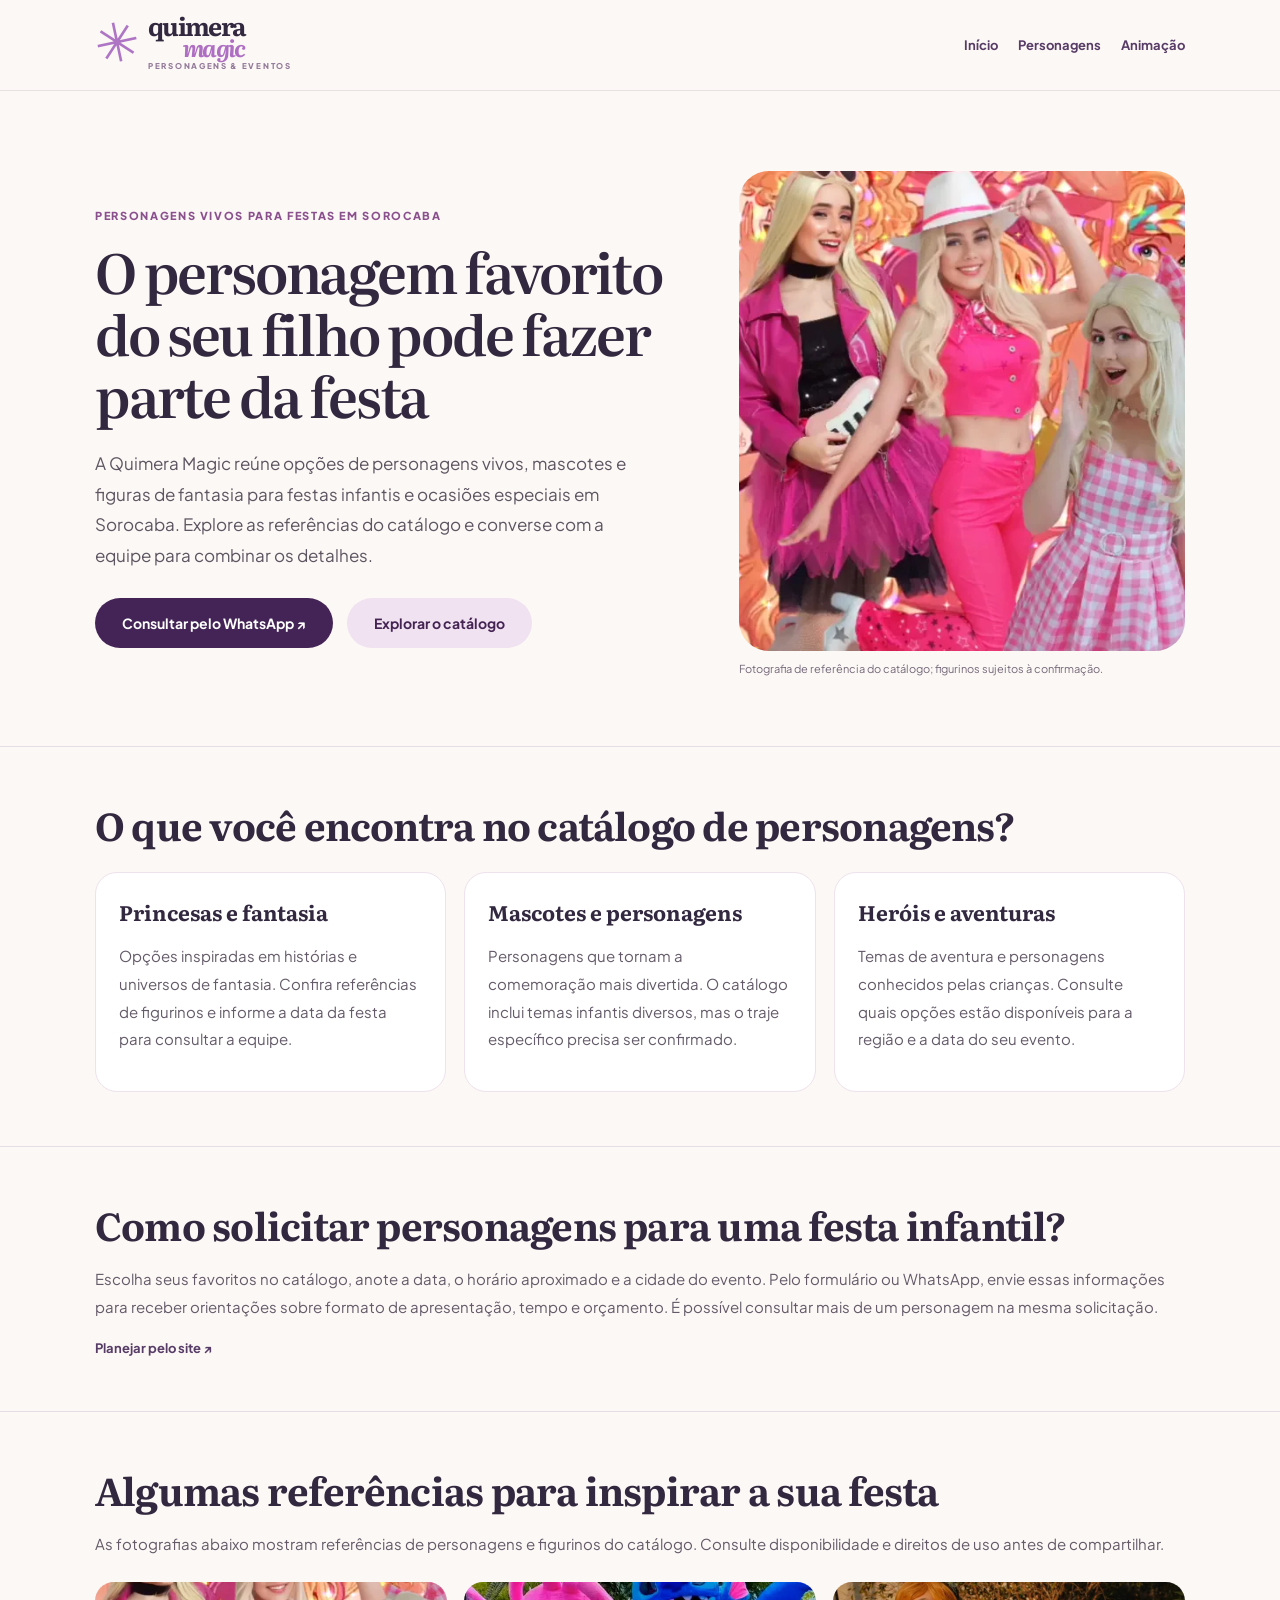
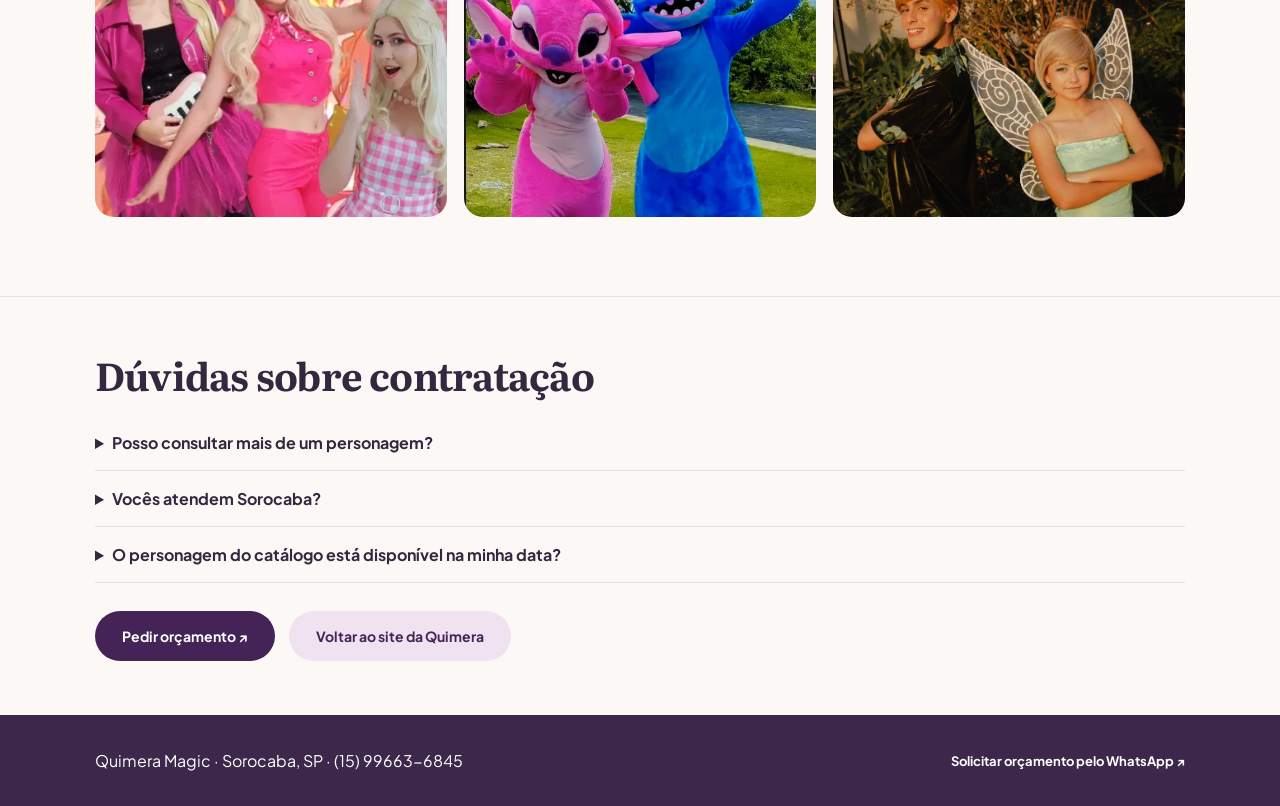
<file: personagens-vivos-para-festas-sorocaba/index.html>
<!doctype html><html lang="pt-BR"><head><meta charset="utf-8"><meta name="viewport" content="width=device-width, initial-scale=1, viewport-fit=cover"><meta name="theme-color" content="#fcf8f5"><title>Personagens Vivos para Festas em Sorocaba | Quimera Magic</title><meta name="description" content="Personagens vivos para festas infantis em Sorocaba: princesas, heróis e mascotes. Veja as opções da Quimera Magic e consulte disponibilidade pelo WhatsApp.">
<meta name="robots" content="index,follow,max-image-preview:large,max-snippet:-1,max-video-preview:-1">
<link rel="canonical" href="https://quimerasite.vercel.app/personagens-vivos-para-festas-sorocaba/">
<meta property="og:site_name" content="Quimera Magic">
<meta property="og:locale" content="pt_BR">
<meta property="og:type" content="website">
<meta property="og:title" content="Personagens Vivos para Festas em Sorocaba | Quimera Magic">
<meta property="og:description" content="Personagens vivos para festas infantis em Sorocaba: princesas, heróis e mascotes. Veja as opções da Quimera Magic e consulte disponibilidade pelo WhatsApp.">
<meta property="og:url" content="https://quimerasite.vercel.app/personagens-vivos-para-festas-sorocaba/">
<meta property="og:image" content="https://quimerasite.vercel.app/assets/barbie-trio.webp">
<meta property="og:image:alt" content="Personagens e experiências da Quimera Magic para festas e eventos">
<meta name="twitter:card" content="summary_large_image">
<meta name="twitter:title" content="Personagens Vivos para Festas em Sorocaba | Quimera Magic">
<meta name="twitter:description" content="Personagens vivos para festas infantis em Sorocaba: princesas, heróis e mascotes. Veja as opções da Quimera Magic e consulte disponibilidade pelo WhatsApp.">
<meta name="twitter:image" content="https://quimerasite.vercel.app/assets/barbie-trio.webp">
<script type="application/ld+json">{"@context":"https://schema.org","@graph":[{"@type":"LocalBusiness","@id":"https://quimerasite.vercel.app/#empresa","name":"Quimera Magic","alternateName":"Quimera Mágic","url":"https://quimerasite.vercel.app/","description":"Personagens vivos, princesas, mascotes, recreação e animação para festas e eventos em Sorocaba, São Paulo.","telephone":"+55 15 99663-6845","areaServed":{"@type":"City","name":"Sorocaba","address":{"@type":"PostalAddress","addressLocality":"Sorocaba","addressRegion":"SP","addressCountry":"BR"}},"contactPoint":{"@type":"ContactPoint","contactType":"atendimento comercial","telephone":"+55 15 99663-6845","availableLanguage":"Portuguese","url":"https://wa.me/5515996636845"},"hasOfferCatalog":{"@type":"OfferCatalog","name":"Serviços para festas e eventos","itemListElement":[{"@type":"OfferCatalog","name":"Personagens vivos e mascotes para festas"},{"@type":"OfferCatalog","name":"Animação e recreação para eventos"}]}},{"@type":"WebSite","@id":"https://quimerasite.vercel.app/#website","url":"https://quimerasite.vercel.app/","name":"Quimera Magic","inLanguage":"pt-BR","publisher":{"@id":"https://quimerasite.vercel.app/#empresa"}},{"@type":"Service","@id":"https://quimerasite.vercel.app/personagens-vivos-para-festas-sorocaba/#servico","name":"Personagens vivos para festas em Sorocaba","serviceType":"Personagens vivos e mascotes para festas infantis","provider":{"@id":"https://quimerasite.vercel.app/#empresa"},"areaServed":{"@type":"City","name":"Sorocaba"},"url":"https://quimerasite.vercel.app/personagens-vivos-para-festas-sorocaba/"},{"@type":"WebPage","@id":"https://quimerasite.vercel.app/personagens-vivos-para-festas-sorocaba/#pagina","url":"https://quimerasite.vercel.app/personagens-vivos-para-festas-sorocaba/","name":"Personagens Vivos para Festas em Sorocaba | Quimera Magic","inLanguage":"pt-BR","isPartOf":{"@id":"https://quimerasite.vercel.app/#website"},"about":{"@id":"https://quimerasite.vercel.app/#empresa"}},{"@type":"BreadcrumbList","itemListElement":[{"@type":"ListItem","position":1,"name":"Início","item":"https://quimerasite.vercel.app/"},{"@type":"ListItem","position":2,"name":"Personagens vivos para festas em Sorocaba","item":"https://quimerasite.vercel.app/personagens-vivos-para-festas-sorocaba/"}]}]}</script><link rel="icon" type="image/svg+xml" href="/favicon.svg"><link rel="preconnect" href="https://fonts.googleapis.com"><link rel="preconnect" href="https://fonts.gstatic.com" crossorigin><link href="https://fonts.googleapis.com/css2?family=Literata:ital,opsz,wght@0,7..72,500;0,7..72,600;0,7..72,700;1,7..72,500&family=Plus+Jakarta+Sans:wght@400;500;600;700;800&display=swap" rel="stylesheet"><link rel="stylesheet" href="/style.css"><link rel="stylesheet" href="/mobile.css"><link rel="stylesheet" href="/seo-pages.css"></head><body class="seo-page"><div class="seo-header"><div class="seo-shell seo-header-inner"><a href="/" class="brand" aria-label="Quimera Magic - voltar para a página inicial"><span class="brand-emblem" aria-hidden="true">✳</span><span class="brand-word">quimera<span>magic</span><small>PERSONAGENS & EVENTOS</small></span></a><nav aria-label="Navegação"><a href="/">Início</a><a href="/personagens-vivos-para-festas-sorocaba/">Personagens</a><a href="/animacao-de-eventos-sorocaba/">Animação</a></nav></div></div><main id="conteudo"><section class="seo-hero"><div class="seo-shell seo-columns"><div><div class="seo-eyebrow">Personagens vivos para festas em Sorocaba</div><h1>O personagem favorito do seu filho pode fazer parte da festa</h1><p class="seo-lead">A Quimera Magic reúne opções de personagens vivos, mascotes e figuras de fantasia para festas infantis e ocasiões especiais em Sorocaba. Explore as referências do catálogo e converse com a equipe para combinar os detalhes.</p><div class="seo-hero-actions"><a class="seo-button" href="https://wa.me/5515996636845?text=Ol%C3%A1%21%20Gostaria%20de%20um%20or%C3%A7amento%20com%20a%20Quimera%20Magic." target="_blank" rel="noopener noreferrer">Consultar pelo WhatsApp ↗</a><a class="seo-button secondary" href="/#personagens">Explorar o catálogo</a></div></div><div><img class="seo-photo" src="/assets/barbie-trio.webp" alt="Foto de referência de personagens da Quimera Magic" width="520" height="650" fetchpriority="high"><p style="font-size:11px;color:#746879">Fotografia de referência do catálogo; figurinos sujeitos à confirmação.</p></div></div></section><section class="seo-section"><div class="seo-shell"><h2>O que você encontra no catálogo de personagens?</h2><div class="seo-grid"><article class="seo-feature"><h3>Princesas e fantasia</h3><p>Opções inspiradas em histórias e universos de fantasia. Confira referências de figurinos e informe a data da festa para consultar a equipe.</p></article><article class="seo-feature"><h3>Mascotes e personagens</h3><p>Personagens que tornam a comemoração mais divertida. O catálogo inclui temas infantis diversos, mas o traje específico precisa ser confirmado.</p></article><article class="seo-feature"><h3>Heróis e aventuras</h3><p>Temas de aventura e personagens conhecidos pelas crianças. Consulte quais opções estão disponíveis para a região e a data do seu evento.</p></article></div></div></section><section class="seo-section"><div class="seo-shell"><h2>Como solicitar personagens para uma festa infantil?</h2><p>Escolha seus favoritos no catálogo, anote a data, o horário aproximado e a cidade do evento. Pelo formulário ou WhatsApp, envie essas informações para receber orientações sobre formato de apresentação, tempo e orçamento. É possível consultar mais de um personagem na mesma solicitação.</p><a class="seo-small-link" href="/#planejador">Planejar pelo site ↗</a></div></section><section class="seo-section"><div class="seo-shell"><h2>Algumas referências para inspirar a sua festa</h2><p>As fotografias abaixo mostram referências de personagens e figurinos do catálogo. Consulte disponibilidade e direitos de uso antes de compartilhar.</p><div class="seo-gallery"><img src="/assets/barbie-trio.webp" alt="Trio com figurinos temáticos em rosa" loading="lazy" width="507" height="679"><img src="/assets/stitch-angel.webp" alt="Dupla de mascotes temáticos em azul e rosa" loading="lazy" width="501" height="638"><img src="/assets/sininho-peter.webp" alt="Dupla de personagens de fantasia em figurinos verdes" loading="lazy" width="498" height="728"></div></div></section><section class="seo-section"><div class="seo-shell"><h2>Dúvidas sobre contratação</h2><details class="seo-detail"><summary>Posso consultar mais de um personagem?</summary><p>Sim. O catálogo do site permite selecionar várias opções e enviá-las em uma única conversa pelo WhatsApp.</p></details><details class="seo-detail"><summary>Vocês atendem Sorocaba?</summary><p>A Quimera Magic tem referência de atendimento em Sorocaba, São Paulo. Informe a localização exata para confirmar as condições.</p></details><details class="seo-detail"><summary>O personagem do catálogo está disponível na minha data?</summary><p>O catálogo é uma referência. A disponibilidade, a duração e o figurino exato são confirmados pela equipe antes da contratação.</p></details><div class="seo-hero-actions"><a class="seo-button" href="https://wa.me/5515996636845?text=Ol%C3%A1%21%20Gostaria%20de%20um%20or%C3%A7amento%20com%20a%20Quimera%20Magic." target="_blank" rel="noopener noreferrer">Pedir orçamento ↗</a><a class="seo-button secondary" href="/">Voltar ao site da Quimera</a></div></div></section></main><footer class="seo-footer"><div class="seo-shell seo-footer-inner"><span>Quimera Magic · Sorocaba, SP · (15) 99663-6845</span><a href="https://wa.me/5515996636845?text=Ol%C3%A1%21%20Gostaria%20de%20um%20or%C3%A7amento%20com%20a%20Quimera%20Magic." class="seo-small-link" target="_blank" rel="noopener noreferrer">Solicitar orçamento pelo WhatsApp ↗</a></div></footer></body></html>
</file>
<file: style.css>
:root{--bg:#fcf8f5;--cream:#fff9f3;--paper:#fff;--ink:#30213f;--plum:#362048;--plum-dark:#291638;--purple:#6b3a8e;--lilac:#b47bc3;--lavender:#e8d9f0;--pink:#f2acc9;--rose:#f9e0e7;--gold:#f7d498;--muted:#776981;--line:#e9e1e8;--display:'Literata',Georgia,serif;--sans:'Plus Jakarta Sans',Arial,sans-serif;--shadow:0 18px 50px rgba(61,33,78,.10)}
*,*:before,*:after{box-sizing:border-box}html{scroll-behavior:smooth;scroll-padding-top:94px}body{margin:0;overflow-x:hidden;background:var(--bg);color:var(--ink);font-family:var(--sans);-webkit-font-smoothing:antialiased}a{text-decoration:none;color:inherit}button,input,textarea,select{font:inherit}button{cursor:pointer}button:focus-visible,a:focus-visible,input:focus-visible,select:focus-visible,summary:focus-visible{outline:3px solid #c77fdb;outline-offset:3px}[hidden]{display:none!important}img{max-width:100%;display:block}.skip-link{position:absolute;top:-100px;left:14px;z-index:1001;padding:12px 18px;background:#fff;border-radius:12px}.skip-link:focus{top:12px}.site-shell{max-width:1380px;margin:0 auto;padding:0 5.3%}.top-ribbon{background:var(--plum-dark);color:#f7e8f4}.top-ribbon-inner{height:34px;display:flex;align-items:center;justify-content:space-between;font-weight:800;font-size:10px;letter-spacing:1.25px}.top-ribbon a:hover{text-decoration:underline}.mini-spark{font-size:16px;color:#f1c980;margin-right:10px}.ribbon-divider{padding:0 13px;color:#c29ad1}.header{position:sticky;top:0;z-index:50;background:rgba(252,248,245,.94);backdrop-filter:blur(20px);border-bottom:1px solid rgba(120,80,120,.09)}.header-inner{height:89px;display:flex;align-items:center;justify-content:space-between;gap:28px}.brand{display:inline-flex;align-items:center;gap:8px;flex-shrink:0}.brand-emblem{font:normal 54px/.8 Georgia,serif;color:#ae75c5;transform:rotate(-12deg);display:inline-block}.brand-word{display:flex;flex-direction:column;font:700 28px/.73 var(--display);letter-spacing:-1.7px}.brand-word>span{font-size:23px;font-style:italic;color:#ae6fc3;margin:4px 0 0 35px}.brand-word small{font:800 8px/1.8 var(--sans);color:#937a9a;letter-spacing:1.7px;margin-top:3px}.desktop-nav{display:flex;align-items:center;gap:34px;margin-left:auto}.desktop-nav a{position:relative;font-size:12px;font-weight:700;white-space:nowrap;color:#65536f;transition:color .2s}.desktop-nav a:hover{color:#ab64c3}.desktop-nav a:after{content:'';position:absolute;height:2px;background:#b87cc9;bottom:-8px;left:0;width:0;transition:width .2s}.desktop-nav a:hover:after{width:100%}.button{display:inline-flex;align-items:center;justify-content:center;gap:18px;padding:16px 24px;border-radius:100px;font-size:12px;letter-spacing:-.1px;font-weight:800;border:1px solid transparent;transition:transform .22s ease,box-shadow .22s ease,background .22s ease;white-space:nowrap;text-align:center}.button>span:last-child{font-size:16px}.button:hover{transform:translateY(-3px);box-shadow:0 13px 22px #3f244422}.button:active{transform:translateY(0)}.button-small{padding:14px 21px}.button-large{min-height:54px;padding:16px 25px}.button-dark{background:var(--plum);color:white}.button-dark:hover{background:#63317f}.button-light{background:#fff;color:var(--plum);box-shadow:0 5px 25px #512e6330}.button-outline{background:transparent;color:var(--plum);border-color:#cbb5d3}.button-cream{background:#fff8ee;color:var(--plum)}.menu-toggle{border:0;background:transparent;color:var(--plum);width:42px;height:42px;display:none;align-items:center;justify-content:center;flex-direction:column;gap:5px}.menu-toggle span{height:2px;width:22px;border-radius:3px;background:var(--plum)}.mobile-menu{position:absolute;left:0;right:0;top:100%;background:#fffaf8;box-shadow:0 20px 25px #29163816;padding:15px 6%;z-index:51}.mobile-menu a{display:block;padding:14px;font-weight:800;font-size:14px;border-bottom:1px solid #ecdfeb}.hero{position:relative;overflow:hidden;background:radial-gradient(circle at 70% 20%,#f9ebfa 0,#fcf8f5 48%);}.hero-layout{display:grid;grid-template-columns:52% 48%;align-items:center;min-height:640px;gap:4px;padding-top:40px;padding-bottom:52px}.hero-content{position:relative;z-index:3;padding:15px 0 20px}.micro-label,.section-kicker{font-weight:800;font-size:10px;letter-spacing:2.4px;color:#9460af;text-transform:uppercase;display:flex;align-items:center;gap:9px}.micro-label-dot{color:#dfa86e;font-size:18px}.hero h1{font:600 clamp(61px,5.5vw,83px)/1.065 var(--display);letter-spacing:-3.9px;margin:30px 0 23px;max-width:690px}.hero h1 em{color:#a66dbb;font-weight:500}.title-asterisk{display:inline-block;font:normal .48em Georgia,serif;color:#f0b7d5;margin-left:15px;vertical-align:top;animation:rotateOnce 13s ease-in-out infinite}.hero-lead{font-size:15px;line-height:1.95;color:#746781;max-width:470px;margin:0 0 30px}.hero-lead strong{color:#483256}.hero-buttons{display:flex;flex-wrap:wrap;gap:11px}.wa-glyph{color:#25a268;font-size:19px!important;line-height:1;font-weight:900}.hero-bottom-copy{display:flex;align-items:center;gap:12px;margin-top:53px;font-size:11px;line-height:1.6;color:#76657a}.hero-bottom-copy strong{color:#543d61}.hero-icon-mark{border:1px solid #e2cee9;border-radius:50%;width:39px;height:39px;display:grid;place-items:center;font-size:28px;color:#bc8cca}.hero-art{height:570px;position:relative;min-width:0;display:flex;align-items:center;justify-content:center}.hero-art-backdrop{position:absolute;inset:4% 2% 6% 5%;border-radius:44% 54% 39% 49%/46% 37% 55% 51%;background:linear-gradient(160deg,#f7def0,#ead2fa 56%,#f7bfd9);transform:rotate(-5deg)}.hero-art-backdrop:after{content:'';position:absolute;inset:35px;border:2px dashed #ffffffa0;border-radius:inherit}.hero-main-image{position:relative;z-index:1;width:min(86%,475px);height:95%;object-fit:cover;object-position:50% 50%;border-radius:45% 45% 32px 32px/35% 35% 32px 32px;box-shadow:0 23px 55px #7d469d28;transform:rotate(3deg);transition:transform .5s ease}.hero-art:hover .hero-main-image{transform:rotate(1deg) translateY(-6px)}.hero-floating-card{position:absolute;z-index:2;box-shadow:0 10px 35px #4832531d}.floating-one{left:-5%;bottom:18%;width:174px;padding:18px;background:#fff;border:1px solid #f3e5f1;border-radius:19px;transform:rotate(-7deg);display:flex;gap:7px;align-items:flex-start}.floating-one span{color:#f1a2ba;font-size:23px}.floating-one strong{font:600 17px/1.2 var(--display);color:#50305e}.floating-two{top:11%;right:-3%;background:#ffe2a9;color:#5c4073;transform:rotate(8deg);border-radius:40px;padding:17px 21px;font-size:9px;letter-spacing:1.2px;font-weight:900}.floating-two span{font-size:18px;margin-right:7px}.art-disclaimer{z-index:3;position:absolute;bottom:30px;right:12%;color:#685672;background:#ffffffda;font-weight:900;font-size:8px;letter-spacing:1px;padding:8px 10px;border-radius:8px}.hero-bottom-line{border-top:1px solid #f0e8f0}.hero-bottom-line>.site-shell{height:51px;display:flex;justify-content:space-between;align-items:center;color:#957f96;font-size:9px;font-weight:800;letter-spacing:2px}.hero-scroll-mark{display:flex;align-items:center;gap:18px}.hero-scroll-mark span{font-size:18px;color:#9d63b4}.brand-marquee{background:#ead9ee;overflow:hidden;height:65px;display:flex;align-items:center;white-space:nowrap;border-bottom:1px solid #e7d5eb}.marquee-track{font-size:12px;letter-spacing:3.2px;font-weight:900;color:#8b60a7;animation:marquee 36s linear infinite}.marquee-track i{margin:0 35px;font:normal 26px Georgia;color:#c48cc8;vertical-align:middle}@keyframes marquee{to{transform:translateX(-50%)}}@keyframes rotateOnce{0%,90%,100%{transform:rotate(-14deg)}45%{transform:rotate(45deg)}}.section{padding:112px 0}.section-kicker>span{color:#be8ac4;font-size:11px}.section h2,.story-section h2,.planner-section h2,.contact-section h2{font:600 clamp(40px,4.1vw,61px)/1.13 var(--display);letter-spacing:-2.4px;margin:19px 0}.section h2 em,.planner-section h2 em{font-weight:500;color:#a56cba}.intro-grid,.section-top{display:flex;justify-content:space-between;align-items:flex-end;gap:60px;margin-bottom:40px}.intro-grid>p,.section-top>p{max-width:340px;line-height:1.95;color:#87798d;font-size:14px;margin:0 0 6px}.experience-grid{display:grid;grid-template-columns:repeat(3,minmax(0,1fr));gap:19px}.experience-card{display:block;position:relative;text-align:left;height:375px;border:0;border-radius:24px;overflow:hidden;isolation:isolate;color:#fff;transition:transform .3s,box-shadow .3s;background:#edd0f1}.experience-card:hover{transform:translateY(-7px);box-shadow:0 20px 35px #4a305229}.experience-image,.experience-overlay{position:absolute;inset:0;display:block;transition:transform .6s}.experience-image{background-size:cover;background-position:center 29%;z-index:-2}.experience-card:hover .experience-image{transform:scale(1.075)}.experience-overlay{z-index:-1;background:linear-gradient(0deg,rgba(33,17,42,.83),rgba(33,17,42,0) 65%)}.experience-count{position:absolute;left:24px;top:24px;letter-spacing:1.8px;font-size:9px;font-weight:900;border:1px solid #ffffff81;padding:9px 12px;border-radius:30px;background:#ffffff16}.experience-info{display:flex;flex-direction:column;gap:12px;position:absolute;bottom:32px;left:25px;right:60px}.experience-info strong{font:600 clamp(24px,2.4vw,33px)/1.15 var(--display);letter-spacing:-.6px}.experience-info small{font-size:12px;line-height:1.4;color:#fff8}.experience-arrow{position:absolute;right:25px;bottom:30px;background:#fff;color:#4e305b;border-radius:50%;width:36px;height:36px;display:grid;place-items:center;font-size:19px}.catalog-section{background:#f9f5f9;border-top:1px solid #f3e9f2;border-bottom:1px solid #f1e7f0}.catalog-heading{display:flex;align-items:flex-end;justify-content:space-between;gap:30px;margin-bottom:34px}.catalog-heading h2{margin-bottom:14px}.catalog-heading p{max-width:510px;color:#86788d;line-height:1.85;font-size:14px;margin:0}.catalog-figure{display:flex;gap:12px;align-items:center}.catalog-figure strong{font:600 77px/.95 var(--display);color:#ad77c4;letter-spacing:-3px}.catalog-figure span{font-size:9px;font-weight:900;line-height:1.8;letter-spacing:1.5px;color:#947ca2}.catalog-toolbar{display:flex;align-items:center;justify-content:space-between;gap:15px}.catalog-filters{display:flex;gap:7px;overflow-x:auto;padding:5px 0;scrollbar-width:thin}.filter-chip{border:1px solid #e9dce9;background:white;border-radius:30px;padding:11px 17px;font-size:11px;font-weight:800;white-space:nowrap;color:#806c89;transition:background .2s,color .2s}.filter-chip:hover{background:#f1e4f1}.filter-chip.active{background:#412651;border-color:#412651;color:#fff}.search-field{min-width:210px;max-width:265px;width:100%;border:1px solid #e8dce7;background:#fff;border-radius:50px;padding:10px 14px;display:flex;align-items:center;gap:8px;color:#9986a6}.search-field input{background:none;border:0;outline:none;width:100%;min-width:0;font-size:12px;color:var(--ink)}.search-field input:focus{outline:0}.search-field button{border:0;background:transparent;color:var(--plum);font-size:21px}.catalog-result-line{display:flex;justify-content:space-between;gap:12px;align-items:center;margin:25px 0 20px;font-size:10px;color:#a18d9f;font-weight:700}.catalog-result-line>span:first-child{color:#624971;font-weight:900}.catalog-grid{display:grid;grid-template-columns:repeat(3,minmax(0,1fr));gap:20px}.character-card{background:#fff;border:1px solid #f0e7ef;border-radius:19px;overflow:hidden;box-shadow:0 4px 15px #37193c09;position:relative;transition:transform .3s,box-shadow .3s;min-width:0}.character-card:hover,.character-card:focus-within{transform:translateY(-6px);box-shadow:0 20px 40px #35203e1d}.character-art{height:245px;position:relative;overflow:hidden;display:block;background:var(--art-bg,#e5cdec)}.character-art img{width:100%;height:100%;object-fit:cover;object-position:center 24%;transition:transform .5s;display:block}.character-card:hover .character-art img{transform:scale(1.065)}.character-art--missing{display:grid;place-items:center;isolation:isolate}.character-art--missing:before{content:'';height:190px;width:190px;border-radius:50%;position:absolute;background:#ffffff5c;box-shadow:0 0 0 22px #fff3,0 0 0 50px #fff2;transform:rotate(20deg)}.character-art--missing .art-icon{font-size:78px;position:relative;filter:drop-shadow(2px 8px 6px #74517933);transition:transform .5s}.character-card:hover .character-art--missing .art-icon{transform:rotate(-12deg) scale(1.15)}.art-label{position:absolute;left:12px;bottom:13px;z-index:2;font-size:8px;letter-spacing:1.1px;color:#fff;background:#311742a9;border-radius:50px;padding:8px 10px;font-weight:900}.character-art--missing .art-label{background:#fff9;color:#6d4c76}.card-save{position:absolute;right:12px;top:12px;z-index:3;width:37px;height:37px;border:1px solid #ffffff60;border-radius:50%;background:#fffdf0ef;display:grid;place-items:center;color:#794e89;font-size:20px;box-shadow:0 5px 12px #51345f28;transition:transform .2s,background .2s}.card-save:hover{transform:scale(1.12)}.card-save.saved{background:#d978b3;color:white}.card-body{display:flex;flex-direction:column;gap:10px;padding:18px 17px 17px;min-height:159px}.card-category{font-size:9px;text-transform:uppercase;letter-spacing:1.4px;color:#a77ab2;font-weight:900}.card-body h3{font:600 22px/1.17 var(--display);letter-spacing:-.4px;margin:0;flex:1}.card-open{display:flex;align-items:center;justify-content:space-between;text-align:left;border:0;border-radius:10px;background:#f6edf7;color:#5a346c;font-size:11px;font-weight:900;padding:12px 13px;transition:background .2s}.card-open:hover{background:#ebdcef}.card-open>span{font-size:16px}.empty-results{grid-column:1/-1;padding:60px 18px;text-align:center;color:#87728a}.empty-results strong{display:block;font:600 30px var(--display);margin-bottom:10px}.load-more-wrap{text-align:center;padding:32px 0 0}.load-more-wrap .button{min-width:220px}.load-more-wrap p{color:#a18a9c;font-size:10px;margin:16px auto;line-height:1.8;max-width:550px}.catalog-assist{margin-top:25px;padding:27px 30px;display:flex;align-items:center;gap:20px;background:#f0e4f2;border-radius:19px;border:1px solid #e5d4eb}.assist-emoji{display:grid;place-items:center;width:55px;height:55px;flex-shrink:0;border-radius:50%;background:white;color:#b66dbf;font-size:36px}.catalog-assist>div{flex:1;display:flex;flex-direction:column;gap:5px}.catalog-assist strong{font:600 21px var(--display)}.catalog-assist span{font-size:12px;line-height:1.7;color:#836f89}.story-section{background:var(--plum);color:#fff;overflow:hidden}.story-layout{display:grid;grid-template-columns:57% 43%;gap:35px;align-items:center;min-height:640px;padding-top:90px;padding-bottom:90px}.kicker-light{color:#d5add9}.kicker-light>span{color:#f5d79d}.story-section h2{font-size:clamp(44px,4.55vw,67px);line-height:1.15;margin:29px 0 23px}.story-section h2 em{font-weight:500;color:#f8d196}.story-section .story-left>p{font-size:14px;line-height:2;max-width:485px;color:#eadbea;margin-bottom:28px}.story-right{height:460px;position:relative;display:flex;align-items:center;justify-content:center}.story-photo-frame{height:100%;width:75%;border-radius:46% 46% 20px 20px;overflow:hidden;position:relative;transform:rotate(5deg);box-shadow:17px 22px 0 #24133155}.story-photo-frame img{width:100%;height:100%;object-fit:cover;object-position:center 25%}.story-photo-frame>span{position:absolute;bottom:0;left:0;right:0;background:#2d183bba;color:white;padding:18px 13px;font-size:9px;letter-spacing:1.5px;font-weight:900;text-align:center}.story-seal{position:absolute;left:0;bottom:35px;z-index:2;height:190px;width:190px;background:#ffdd9f;border-radius:50%;display:flex;flex-direction:column;align-items:center;justify-content:center;text-align:center;transform:rotate(-12deg);color:#6b3e77;box-shadow:10px 12px 0 #1f0d3d59}.story-seal span{font-size:28px;margin-bottom:7px}.story-seal strong{font:600 19px/1.25 var(--display)}.gallery-grid{display:grid;grid-template-columns:1.15fr .9fr .9fr;grid-template-rows:260px 210px;gap:15px}.gallery-tile{position:relative;overflow:hidden;display:block;background:#ecd9ee;border:0;border-radius:18px;padding:0;cursor:pointer;text-align:left}.gallery-tile:nth-child(1){grid-row:span 2}.gallery-tile:nth-child(4){grid-column:span 2}.gallery-tile img{width:100%;height:100%;object-fit:cover;object-position:center 30%;transition:transform .55s}.gallery-tile:hover img{transform:scale(1.06)}.gallery-tile:after{content:'';position:absolute;inset:40% 0 0;background:linear-gradient(transparent,#24132c9c)}.gallery-tile>span{position:absolute;bottom:20px;left:22px;right:30px;color:#fff;z-index:1;font:600 24px var(--display)}.gallery-tile small{display:block;font:800 9px var(--sans);letter-spacing:1.3px;margin-top:5px;color:#ffffffcf}.gallery-foot{display:flex;justify-content:space-between;align-items:center;gap:15px;padding:25px 0 0;color:#93819b;font-size:9px;font-weight:800;letter-spacing:1.3px}.gallery-foot a{color:#654579;white-space:nowrap;text-transform:uppercase}.gallery-foot a:hover{text-decoration:underline}.planner-section{background:#fae9ef;padding:100px 0}.planner-layout{display:grid;grid-template-columns:43% 57%;gap:65px;align-items:center}.planner-section h2{font-size:clamp(47px,4.7vw,70px);margin:26px 0}.planner-section .planner-intro>p{color:#826f84;font-size:14px;line-height:2;max-width:405px}.planner-decoration{color:#d0a0cb;font-size:130px;margin-top:25px;opacity:.85}.planner-panel{padding:34px;background:#fffefd;border:1px solid #f7dce8;box-shadow:0 16px 48px #4f1e4630;border-radius:24px}.planner-progress{display:flex;justify-content:space-between;gap:15px;font-size:9px;font-weight:900;letter-spacing:1.7px;color:#a875b3;border-bottom:1px solid #eee2ed;padding-bottom:20px}.planner-step{color:#916f9b}.choice-set{border:0;padding:0;margin:25px 0}.choice-set legend{font:600 23px var(--display);margin-bottom:16px}.choice-grid{display:grid;grid-template-columns:repeat(3,1fr);gap:8px}.choice{background:#fcf9fc;min-height:67px;border:1px solid #eddfed;border-radius:12px;padding:10px;font-size:11px;font-weight:900;color:#756581;transition:background .2s,border-color .2s}.choice>span{display:block;font-size:22px;margin-bottom:4px}.choice.selected,.choice[aria-pressed="true"]{background:#f1e5f5;border-color:#b783cf;color:#63347f;box-shadow:0 0 0 1px #b783cf}.choice-grid-small{grid-template-columns:repeat(4,1fr)}.choice-grid-small .choice{min-height:48px}.planner-suggestions{border-top:1px solid #eee2ed;padding-top:21px}.planner-suggestions>span{font-size:9px;font-weight:900;letter-spacing:1.5px;color:#a879b1}.planner-suggestion-list{display:flex;gap:8px;margin-top:15px;flex-wrap:wrap}.planner-suggestion{background:#f4edf5;border:1px solid #e9d9ed;border-radius:20px;color:#6d4f7e;padding:10px 12px;font-size:11px;font-weight:800}.planner-suggestion:hover{background:#e7d8ec}.planner-cta{width:100%;justify-content:space-between;margin-top:24px;border-radius:12px}.planner-disclaimer{font-size:10px;color:#a68c9e;line-height:1.6;margin:14px 0 0}.steps-grid{display:grid;grid-template-columns:repeat(3,1fr);gap:18px}.steps-grid article{background:#fff;border:1px solid #f1e8ee;border-radius:19px;padding:29px;min-height:270px;display:flex;flex-direction:column}.step-number{font-size:11px;font-weight:900;color:#b58ac4}.step-icon{display:block;color:#b27cc9;font:normal 48px Georgia,serif;margin:20px 0}.steps-grid h3{font:600 27px var(--display);margin:0 0 9px}.steps-grid p{font-size:12px;line-height:1.85;color:#847487;max-width:270px;margin:0}.faq-section{background:#f9f3f8}.faq-layout{display:grid;grid-template-columns:44% 56%;gap:50px}.faq-heading>p{line-height:1.9;font-size:14px;color:#877c8c;max-width:320px}.faq-asterisk{display:block;color:#e7bcdb;font-size:100px;margin:35px 0 0}.faq-items details{border-bottom:1px solid #e9dfea;padding:22px 0}.faq-items details:first-child{border-top:1px solid #e9dfea}.faq-items summary{font-size:14px;font-weight:800;cursor:pointer;display:flex;justify-content:space-between;gap:18px;align-items:center;list-style:none}.faq-items summary::-webkit-details-marker{display:none}.faq-items summary span{font-size:24px;font-weight:400;color:#9b69b1;transition:transform .2s}.faq-items details[open] summary span{transform:rotate(45deg)}.faq-items p{font-size:13px;color:#827487;max-width:540px;line-height:1.85;padding-right:30px}.contact-section{background:linear-gradient(115deg,#794999,#ae6ca8 72%,#c285b7);color:#fff;padding:95px 0;overflow:hidden}.contact-layout{display:grid;grid-template-columns:47% 53%;align-items:center;gap:50px}.contact-section h2{font-size:clamp(45px,4.3vw,65px);margin:28px 0;line-height:1.14}.contact-section h2 em{color:#ffe1a7;font-weight:500}.contact-left>p{color:#f8e8f5;line-height:1.95;font-size:14px;max-width:400px}.contact-direct{display:inline-flex;align-items:center;gap:12px;margin-top:25px;font-size:12px;font-weight:900;border-bottom:1px solid #e9c9eb;padding-bottom:13px}.contact-direct span:first-child{font-size:20px}.contact-ornament{display:block;font-size:110px;color:#ffffff3c;margin-top:45px;line-height:1}.contact-form-card{padding:35px;background:white;color:var(--plum);border-radius:24px;box-shadow:0 18px 50px #4c1c5840}.contact-form-header>span{font-size:9px;letter-spacing:1.8px;font-weight:900;color:#a378b6}.contact-form-header h3{font:600 33px var(--display);letter-spacing:-.8px;margin:10px 0 7px}.contact-form-header h3 i{color:#d5a0d6;font-style:normal}.contact-form-header p{font-size:12px;color:#8c7b92;margin:0 0 23px}.form-columns{display:grid;grid-template-columns:1fr 1fr;gap:12px}.contact-form-card form label{display:flex;flex-direction:column;gap:8px;font-size:11px;font-weight:900;margin-bottom:15px;color:#564462}.contact-form-card label>span{display:inline;color:#bc67a1}.contact-form-card input,.contact-form-card select,.contact-form-card textarea{width:100%;background:#fff;border:1px solid #ebdfe9;border-radius:10px;color:#493253;min-height:46px;padding:12px 14px;outline:none;font-size:12px}.contact-form-card input:focus,.contact-form-card select:focus,.contact-form-card textarea:focus{border-color:#a875bf;box-shadow:0 0 0 2px #a875bf19}.contact-form-card textarea{resize:vertical}.form-submit{width:100%;border-radius:12px;justify-content:space-between;margin-top:8px}.privacy-note{font-size:10px;line-height:1.8;color:#92849a}.form-notice{font-size:12px;padding:13px;border:1px solid #e0ccde;border-radius:10px;background:#fbf5fc;line-height:1.6;margin-top:15px}.footer{background:#2d1a3c;color:#f7eef8;padding:70px 0 25px}.footer-columns{display:grid;grid-template-columns:2fr 1fr 1.3fr;gap:45px}.footer-brand .brand-word{color:white}.footer-brand .brand-word small{color:#c7aaca}.footer-about p{font-size:12px;color:#c7b4d2;line-height:1.8;max-width:330px;margin-top:25px}.footer-nav{display:flex;flex-direction:column;gap:12px;font-size:12px;color:#d8c9df}.footer-nav strong{font-size:9px;letter-spacing:2px;color:#b88ac2;margin:8px 0}.footer-nav a:hover{color:#ffe2a7}.footer-bottom{margin-top:52px;border-top:1px solid #ffffff20;padding-top:24px;color:#a994b4;display:flex;justify-content:space-between;gap:15px;font-size:10px}.floating-whatsapp{position:fixed;bottom:23px;right:23px;z-index:35;background:#2c985b;box-shadow:0 12px 35px #2f855550;color:white;padding:14px 20px;border-radius:40px;display:flex;align-items:center;gap:10px;font-size:11px;font-weight:900;transition:transform .2s}.floating-whatsapp:hover{transform:translateY(-4px)}.floating-whatsapp>span:first-child{font-size:18px}.selection-tray{position:fixed;bottom:22px;left:50%;transform:translateX(-50%);z-index:60;background:#3d2551;box-shadow:0 14px 50px #2b123b55;color:white;border-radius:18px;padding:11px 14px;display:flex;align-items:center;gap:13px;width:min(620px,calc(100% - 26px))}.tray-icon{font-size:23px;color:#ffc1df}.selection-tray>div{flex:1;display:flex;flex-direction:column}.selection-tray strong{font-size:12px}.selection-tray small{font-size:10px;color:#d7c1e1}.selection-tray button{border:0;font-size:10px;font-weight:900;border-radius:11px;padding:11px 13px}.tray-view{background:#6b4a7b;color:white}.tray-send{background:#fff1cf;color:#482953}.selection-tray .tray-clear{background:none;color:white;font-size:22px;padding:3px 7px}.selection-tray:not([hidden])~.floating-whatsapp{bottom:97px}.modal{position:fixed;inset:0;z-index:100;display:flex;align-items:center;justify-content:center;padding:22px}.modal-backdrop{position:absolute;inset:0;background:#1e112aab;backdrop-filter:blur(6px)}body.modal-open{overflow:hidden}.modal-dialog{position:relative;z-index:1;width:min(900px,100%);background:#fffaf8;border-radius:24px;overflow:hidden;box-shadow:0 30px 70px #180b2670;display:grid;grid-template-columns:44% 56%;max-height:90vh}.modal-close{position:absolute;right:15px;top:15px;z-index:3;width:39px;height:39px;border:0;background:#fff;color:#654776;border-radius:50%;font-size:27px;box-shadow:0 4px 16px #351d3b26}.modal-visual{background:#eee2f0;min-height:415px;position:relative;display:grid;place-items:center;overflow:hidden}.modal-visual img{height:100%;width:100%;position:absolute;inset:0;object-fit:cover}.modal-visual .art-icon{font-size:118px}.modal-body{padding:50px 42px;align-self:center}.modal-body h2,.selection-dialog h2{font:600 44px/1.12 var(--display);margin:20px 0 10px;letter-spacing:-1.5px}.modal-category{font-size:10px;text-transform:uppercase;font-weight:900;color:#a67aaf;letter-spacing:1.5px}.modal-body>p{font-size:13px;line-height:1.85;color:#82738b}.modal-note{font-size:11px!important;background:#f6edf6;padding:12px;border-radius:10px}.modal-actions{display:flex;gap:10px;flex-wrap:wrap;margin-top:23px}.modal-actions .button{font-size:11px;padding:14px 16px}.selection-dialog{position:relative;z-index:1;width:min(540px,100%);background:#fffaf8;border-radius:24px;padding:40px;max-height:90vh;overflow:auto}.selection-dialog>p{font-size:13px;color:#8a7a8e;line-height:1.7}.selected-list{display:flex;flex-direction:column;gap:8px;margin:20px 0}.selected-item{background:white;border:1px solid #eee2ed;border-radius:12px;padding:10px;display:flex;gap:12px;align-items:center}.selected-item img,.selected-item .selected-emoji{height:51px;width:51px;object-fit:cover;border-radius:10px;background:#eedbea;display:grid;place-items:center;font-size:27px}.selected-item strong{font-size:13px;flex:1}.selected-item button{border:0;background:#f5e9f5;color:#794c88;border-radius:50%;width:30px;height:30px;font-size:20px}.selection-dialog>.button{width:100%}.selection-empty{font-size:12px;color:#9b7e9f}.fade-rise{transition:opacity .6s ease,transform .6s ease}.js-reveal .fade-rise:not(.is-visible){opacity:0;transform:translateY(24px)}@media(max-width:1190px){.desktop-nav{gap:16px}.site-shell{padding:0 4%}.hero h1{font-size:65px}.experience-card{height:325px}.catalog-grid{gap:14px}.card-body h3{font-size:20px}.planner-layout{gap:30px}}@media(max-width:990px){.desktop-nav,.desktop-header-cta{display:none}.menu-toggle{display:flex}.hero-layout{grid-template-columns:52% 48%}.hero h1{font-size:56px;letter-spacing:-2.5px}.hero-art{height:510px}.floating-one{left:-2%;width:145px}.catalog-grid{grid-template-columns:repeat(3,minmax(0,1fr))}.section h2,.story-section h2,.planner-section h2,.contact-section h2{font-size:46px}.experience-card{height:290px}.experience-info strong{font-size:24px}.story-layout{gap:15px}.story-photo-frame{width:83%}.story-seal{height:155px;width:155px}.story-seal strong{font-size:16px}.planner-layout{grid-template-columns:1fr}.planner-intro{display:grid;grid-template-columns:1fr 1fr;gap:10px 25px}.planner-intro .section-kicker{grid-column:1/-1}.planner-intro h2{grid-column:1}.planner-intro>p{grid-column:2;margin-top:24px}.planner-decoration{display:none}.contact-layout{gap:18px}.contact-form-card{padding:25px}.contact-section h2{font-size:43px}}@media(max-width:760px){.top-ribbon-inner{font-size:8px}.top-ribbon-inner>span:last-child{display:none}.header-inner{height:76px}.brand-emblem{font-size:42px}.brand-word{font-size:25px}.brand-word>span{font-size:20px;margin-left:29px}.hero-layout{grid-template-columns:1fr;gap:5px;padding-top:55px;padding-bottom:30px}.hero-content{padding:0}.hero h1{font-size:clamp(52px,9vw,74px);max-width:660px;margin:26px 0 18px}.hero-lead{max-width:580px}.hero-bottom-copy{margin-top:30px}.hero-art{height:580px;max-width:550px;width:100%;margin:auto}.hero-main-image{width:min(83%,450px)}.floating-one{left:2%;bottom:24%}.floating-two{right:0}.section{padding:80px 0}.intro-grid,.section-top{flex-direction:column;align-items:flex-start;gap:15px}.experience-grid{gap:10px}.experience-card{height:290px}.experience-info{left:17px;bottom:20px;right:40px}.experience-info strong{font-size:23px}.experience-info small{font-size:10px}.experience-count{left:14px;top:15px;font-size:8px;padding:8px}.experience-arrow{width:30px;height:30px;right:14px;bottom:17px}.catalog-toolbar{flex-direction:column;align-items:stretch}.catalog-filters{width:100%}.search-field{min-width:0;max-width:none}.catalog-grid{grid-template-columns:repeat(2,minmax(0,1fr))}.character-art{height:260px}.catalog-heading h2{font-size:44px}.catalog-figure strong{font-size:60px}.story-layout{grid-template-columns:1fr;gap:42px}.story-right{height:450px;max-width:530px;width:100%;margin:0 auto}.story-section h2{font-size:54px}.gallery-grid{grid-template-columns:1fr 1fr;grid-template-rows:250px 210px 220px}.gallery-tile:nth-child(1){grid-row:span 2}.gallery-tile:nth-child(4){grid-column:span 2}.gallery-foot{align-items:flex-start;flex-direction:column}.steps-grid{gap:10px}.steps-grid article{padding:21px}.faq-layout{grid-template-columns:1fr;gap:15px}.faq-asterisk{display:none}.contact-layout{grid-template-columns:1fr;gap:25px}.contact-left{padding-bottom:0}.contact-ornament{display:none}.contact-section h2{font-size:54px}.footer-columns{grid-template-columns:1fr 1fr}.footer-about{grid-column:1/-1}.floating-whatsapp{right:15px;bottom:15px}.selection-tray{bottom:10px}}@media(max-width:520px){.site-shell{padding:0 5%}.top-ribbon-inner{justify-content:center}.hero-layout{padding-top:43px}.hero h1{font-size:49px;letter-spacing:-2px}.hero-lead{font-size:14px}.hero-buttons{gap:10px}.hero-buttons .button{width:100%;justify-content:space-between}.hero-art{height:440px}.hero-main-image{width:86%;height:93%}.floating-one{width:124px;bottom:20%;padding:12px}.floating-one strong{font-size:14px}.floating-two{font-size:8px;top:8%}.art-disclaimer{font-size:7px;right:3%;bottom:8px}.hero-bottom-line{display:none}.brand-marquee{height:50px}.marquee-track{font-size:10px}.section{padding:65px 0}.section h2,.planner-section h2{font-size:39px;letter-spacing:-1.4px}.intro-grid>p,.section-top>p{font-size:13px}.experience-grid{grid-template-columns:1fr;gap:11px}.experience-card{height:245px}.experience-info strong{font-size:31px}.experience-info small{font-size:12px}.catalog-heading{align-items:flex-start;gap:5px}.catalog-heading h2{font-size:35px}.catalog-figure{margin-top:9px;flex-direction:column;gap:0;align-items:flex-start}.catalog-figure strong{font-size:54px}.catalog-figure span{font-size:8px;letter-spacing:.4px}.catalog-result-line>span:last-child{display:none}.catalog-grid{gap:10px}.character-art{height:180px}.card-save{width:31px;height:31px;right:8px;top:8px;font-size:17px}.card-body{padding:13px 11px;min-height:135px;gap:8px}.card-category{font-size:8px;letter-spacing:.7px}.card-body h3{font-size:19px}.card-open{padding:10px 8px;font-size:10px}.art-label{font-size:7px;left:7px;bottom:8px;padding:6px}.character-art--missing .art-icon{font-size:65px}.catalog-assist{flex-wrap:wrap;padding:20px}.catalog-assist .button{width:100%}.story-layout{padding-top:75px;padding-bottom:80px}.story-section h2{font-size:42px}.story-right{height:375px}.story-seal{height:130px;width:130px;bottom:10px}.story-seal strong{font-size:13px}.story-seal span{font-size:22px}.gallery-grid{grid-template-columns:1fr 1fr;grid-template-rows:250px 170px 170px;gap:9px}.gallery-tile:nth-child(1){grid-column:1/-1;grid-row:auto}.gallery-tile:nth-child(4){grid-column:span 2}.gallery-tile>span{font-size:19px;left:12px;bottom:12px}.gallery-tile small{font-size:8px}.planner-section{padding:70px 0}.planner-intro{display:block}.planner-intro>p{margin-top:0}.planner-panel{padding:21px;border-radius:17px}.choice-grid{gap:6px}.choice{font-size:10px;padding:8px;min-height:63px}.choice-grid-small{grid-template-columns:repeat(2,1fr)}.choice-grid-small .choice{min-height:41px}.steps-grid{grid-template-columns:1fr}.steps-grid article{min-height:195px}.step-icon{margin:12px 0}.faq-items summary{font-size:13px}.contact-section{padding:70px 0}.contact-section h2{font-size:43px}.form-columns{grid-template-columns:1fr;gap:0}.contact-form-card{padding:24px 19px}.contact-form-header h3{font-size:29px}.footer{padding-top:58px}.footer-columns{gap:26px}.footer-bottom{flex-direction:column;line-height:1.5}.floating-whatsapp{bottom:12px;left:12px;right:12px;justify-content:center}.selection-tray{left:10px;right:10px;transform:none;width:auto;flex-wrap:wrap;gap:8px;border-radius:14px}.selection-tray>div{flex-basis:35%}.selection-tray .tray-view{flex:1}.selection-tray .tray-send{order:8;width:100%}.selection-tray:not([hidden])~.floating-whatsapp{display:none}.modal{padding:12px}.modal-dialog{display:block;overflow:auto}.modal-visual{min-height:225px;height:225px}.modal-body{padding:24px}.modal-body h2{font-size:33px}.modal-actions .button{width:100%}.selection-dialog{padding:25px}.selection-dialog h2{font-size:34px}}@media(prefers-reduced-motion:reduce){html{scroll-behavior:auto}*,*:before,*:after{animation-duration:.01ms!important;animation-iteration-count:1!important;transition-duration:.01ms!important} .js-reveal .fade-rise:not(.is-visible){opacity:1;transform:none}}
/* Prevent content columns plus gaps from exceeding the viewport at tablet widths. */
@media(min-width:761px){.hero-layout{grid-template-columns:minmax(0,1.08fr) minmax(0,1fr)}.story-layout{grid-template-columns:minmax(0,1.18fr) minmax(0,1fr)}.faq-layout{grid-template-columns:minmax(0,.85fr) minmax(0,1fr)}.contact-layout{grid-template-columns:minmax(0,.88fr) minmax(0,1fr)}}
@media(min-width:991px){.planner-layout{grid-template-columns:minmax(0,.81fr) minmax(0,1fr)}}
@media(max-width:520px){.footer{padding-bottom:94px}}

.hero-social{display:flex;gap:11px;flex-wrap:nowrap;width:100%;max-width:440px}.hero-buttons .hero-social .button{width:auto;min-width:0;flex:1;justify-content:center;gap:8px;padding:15px 14px}.instagram-cta svg{width:20px;height:20px;flex-shrink:0}@media(max-width:480px){.hero-buttons .hero-social .button{font-size:11px;padding:13px 8px}.hero-social{gap:8px}.hero-social .wa-cta-label{font-size:11px}}
</file>
<file: mobile.css>
/* Quimera Magic — mobile experience layer (preserves approved desktop identity).
   Tested at 320, 360, 375, 390, 430, 768 px plus desktop.
   Design goals: readable typography, thumb-friendly controls, safe-area spacing,
   uncluttered above-the-fold hero and resilient overlays. */
.card-photo-open{display:block;position:relative;width:100%;border:0;background:transparent;padding:0;text-align:inherit;cursor:pointer}
.card-photo-open .character-art{width:100%}
.card-photo-open:focus-visible{outline:3px solid #8551a8;outline-offset:-3px;z-index:2}
.mobile-action-bar{display:none}
@media(max-width:760px){
  html{scroll-padding-top:86px}
  .header{background:#fcf8f5;isolation:isolate}
  .header-inner{height:69px}
  .menu-toggle{display:flex;min-height:48px;min-width:48px;border-radius:12px;gap:6px}
  .menu-toggle span{width:23px}
  .menu-toggle:focus-visible{outline:3px solid #9666b4;outline-offset:2px}
  .mobile-menu{top:100%;background:#fffaf8;padding:8px max(20px,5% ) 22px;max-height:calc(100dvh - 110px);overflow-y:auto;box-shadow:0 22px 40px #25153238;border-top:1px solid #ecdeea}
  .mobile-menu a{min-height:52px;display:flex;align-items:center;line-height:1.35;padding:12px 10px;font-size:15px}
  .mobile-menu a:last-child{margin-top:10px;justify-content:center;border-radius:13px;background:#40274f;color:white}
  .hero-layout{grid-template-columns:minmax(0,1fr);min-height:0;gap:0;padding-top:27px;padding-bottom:23px}
  .hero-content{padding:0}
  .micro-label{font-size:9px;letter-spacing:1.5px;gap:7px}
  .hero h1{font-size:clamp(41px,9.2vw,56px);line-height:1.07;letter-spacing:-1.6px;margin:17px 0 13px;max-width:100%;text-wrap:balance}
  .title-asterisk{font-size:.35em;margin-left:8px}
  .hero-lead{font-size:14px;line-height:1.65;margin-bottom:18px;max-width:490px}
  .hero-buttons{display:flex;flex-direction:column;gap:9px}
  .hero-buttons .button{width:100%;min-height:49px;padding:12px 18px;border-radius:17px;font-size:12px;justify-content:space-between}
  .hero-buttons .button-light{order:-1}
  .hero-bottom-copy{margin-top:17px;gap:12px;font-size:11px;line-height:1.5}
  .hero-icon-mark{flex-shrink:0}
  .hero-art{height:365px;width:100%;max-width:440px;margin:6px auto 0}
  .hero-main-image{width:89%;height:96%;object-position:50% 46%}
  .floating-one{left:1%;bottom:18%;padding:13px;width:133px}
  .floating-one strong{font-size:13px}
  .floating-two{right:0;top:7%;font-size:8px}
  .art-disclaimer{font-size:7px;bottom:5px;max-width:94%;text-align:center}
  .hero-bottom-line{display:none}
  .section{padding:65px 0}
  .section h2,.planner-section h2,.story-section h2,.contact-section h2{font-size:clamp(35px,8vw,46px);line-height:1.14;letter-spacing:-1.2px;text-wrap:balance}
  .intro-grid>p,.section-top>p,.story-left>p,.planner-intro>p{line-height:1.75;font-size:14px}
  .experience-grid{grid-template-columns:1fr;gap:12px}
  .experience-card{height:245px;border-radius:20px}
  .experience-info strong{font-size:29px}
  .catalog-heading{display:block}
  .catalog-heading h2{font-size:clamp(34px,8vw,44px)}
  .catalog-figure{display:flex;flex-direction:row;align-items:center;gap:12px;margin:16px 0 0}
  .catalog-figure strong{font-size:44px}
  .catalog-figure span{font-size:9px;letter-spacing:.7px}
  .catalog-toolbar{display:flex;flex-direction:column-reverse;align-items:stretch;gap:6px}
  .search-field{min-width:0;max-width:none;width:100%;height:49px;min-height:49px;padding:0 13px;border-radius:14px;border-color:#dbcada}
  .search-field input{height:47px;font-size:16px;line-height:1.25}
  .search-field button{min-width:42px;min-height:42px;display:grid;place-items:center;font-size:26px}
  .catalog-filters{width:100%;display:flex;align-items:center;overflow-x:auto;scroll-snap-type:x proximity;overscroll-behavior-x:contain;-webkit-overflow-scrolling:touch;gap:8px;scrollbar-width:none;padding:5px 0 10px}
  .catalog-filters::-webkit-scrollbar{display:none}
  .filter-chip{scroll-snap-align:start;min-height:44px;padding:10px 16px;font-size:12px}
  .catalog-result-line{margin:9px 0 15px;font-size:11px}
  .catalog-grid{grid-template-columns:repeat(2,minmax(0,1fr));gap:12px}
  .character-card{border-radius:17px}
  .character-art{height:clamp(164px,45vw,215px)}
  .card-save{width:44px;height:44px;top:7px;right:7px;font-size:23px;z-index:4}
  .card-body{min-height:157px;padding:14px 12px;gap:8px}
  .card-category{font-size:9px;letter-spacing:.5px;line-height:1.4}
  .card-body h3{font-size:clamp(18px,4.7vw,22px);line-height:1.18;overflow-wrap:anywhere}
  .card-open{width:100%;min-height:45px;padding:10px 9px;font-size:11px;line-height:1.2}
  .catalog-assist .button{min-height:46px}
  .load-more-wrap .button{min-height:48px}
  .gallery-grid{gap:9px}
  .gallery-tile{min-height:140px}
  .choice{min-height:60px;line-height:1.4}
  .choice-grid-small .choice{min-height:48px}
  .planner-suggestion{min-height:44px}
  .faq-items summary{min-height:60px;line-height:1.55;gap:15px}
  .contact-form-card label{font-size:13px;line-height:1.45}
  .contact-form-card input,.contact-form-card select,.contact-form-card textarea{font-size:16px;min-height:49px;line-height:1.4;border-radius:12px}
  .contact-form-card textarea{min-height:115px}
  .contact-form-card .form-submit{min-height:52px}
  .footer{padding-bottom:calc(112px + env(safe-area-inset-bottom,0px))}
  .floating-whatsapp{display:none!important}
  .mobile-action-bar{position:fixed;bottom:0;left:0;right:0;z-index:55;display:grid;grid-template-columns:minmax(0,.9fr) minmax(0,1.1fr);gap:9px;background:#fcf8f5f5;border-top:1px solid #e8dce9;padding:10px max(12px,4vw) calc(10px + env(safe-area-inset-bottom,0px));box-shadow:0 -8px 24px #28133516;backdrop-filter:blur(14px)}
  .mobile-action-bar a{display:flex;align-items:center;justify-content:center;gap:8px;min-width:0;min-height:49px;padding:8px;border-radius:14px;font-size:12px;font-weight:800;line-height:1.25;text-align:center}
  .mobile-action-bar a span{font-size:19px;line-height:1}
  .mobile-action-catalog{background:#f2e9f5;color:#4b2e5d}
  .mobile-action-whatsapp{background:#2b9259;color:white}
  body.has-selection .mobile-action-bar,body.modal-open .mobile-action-bar,body.menu-open .mobile-action-bar,body:has(.contact-form-card :focus) .mobile-action-bar{display:none}
  .selection-tray{display:grid;grid-template-columns:minmax(0,1fr) minmax(0,1.65fr) 42px;gap:8px;align-items:center;left:10px;right:10px;bottom:calc(8px + env(safe-area-inset-bottom,0px));width:auto;padding:11px 12px;transform:none;border-radius:18px;box-shadow:0 10px 38px #22102f5e}
  .selection-tray .tray-icon{display:none}
  .selection-tray>div{grid-column:1/3;grid-row:1;flex-basis:auto}
  .selection-tray strong{font-size:12px}
  .selection-tray .tray-clear{grid-column:3;grid-row:1;min-width:42px;min-height:42px;display:grid;place-items:center;font-size:25px}
  .selection-tray .tray-view{grid-column:1;grid-row:2}
  .selection-tray .tray-send{grid-column:2/4;grid-row:2}
  .selection-tray button{min-height:45px;padding:9px;font-size:11px;line-height:1.3;white-space:normal}
  .modal{padding:10px;align-items:center}
  .modal-dialog{display:block;max-height:calc(100dvh - 20px);overflow-y:auto;overscroll-behavior:contain;border-radius:18px}
  .modal-visual{height:235px;min-height:235px}
  .modal-body{padding:24px 23px}
  .modal-body h2{font-size:clamp(30px,8vw,42px);line-height:1.15}
  .modal-actions{display:flex;flex-direction:column;align-items:stretch;gap:10px}
  .modal-actions .button{min-height:48px;width:100%}
  .modal-close{width:46px;height:46px;right:9px;top:9px}
  .selection-dialog{max-height:calc(100dvh - 20px);overflow-y:auto;overscroll-behavior:contain;padding:26px 21px}
  .selection-dialog .button{min-height:49px}
  .selected-item button{min-width:44px;min-height:44px}
}
@media(max-width:375px){
  .hero h1{font-size:clamp(39px,11vw,43px);letter-spacing:-1.3px}
  .hero-art{height:315px}
  .hero-main-image{width:91%;height:95%}
  .floating-one{bottom:14%;width:116px}
  .floating-two{font-size:7px}
  .catalog-grid{grid-template-columns:1fr;gap:11px}
  .character-card{display:grid;grid-template-columns:125px minmax(0,1fr);min-height:164px;align-items:stretch}
  .card-photo-open{grid-column:1;grid-row:1;min-height:164px}
  .card-photo-open .character-art{height:100%;min-height:164px}
  .card-body{grid-column:2;grid-row:1;min-width:0;min-height:164px;padding:13px 11px;gap:6px}
  .card-body h3{font-size:19px}
  .card-save{right:auto;left:6px;top:6px;width:44px;height:44px}
  .art-label{font-size:7px;left:5px;bottom:6px;letter-spacing:0;padding:5px}
  .character-art--missing .art-icon{font-size:64px}
  .card-open{font-size:10px;padding:9px 7px;min-height:44px}
  .mobile-action-bar a{font-size:11px}
}
@media(hover:none) and (max-width:760px){
  .character-card:hover{transform:none;box-shadow:0 4px 15px #37193c09}
  .character-card:hover .character-art img{transform:none}
}
@media(prefers-reduced-motion:reduce){
  .mobile-action-bar,.character-card,.card-photo-open *{animation:none!important;transition:none!important}
}

/* WhatsApp CTAs — intentional visual centering across touch and desktop.
   Group icon + label as one centered flex item: never distribute them at opposite edges. */
.wa-cta-inner{display:inline-flex;align-items:center;justify-content:center;gap:9px;max-width:100%;min-width:0;line-height:1.25;vertical-align:middle;text-align:center}
.wa-cta-inner .wa-cta-icon{display:block;width:19px;height:19px;flex:0 0 19px}
.wa-cta-inner .wa-cta-label{display:block;min-width:0;font-size:inherit;font-weight:inherit;line-height:1.25}
.wa-cta-inner .wa-arrow{display:block;font-size:15px;line-height:1;flex:none}
.hero-buttons .whatsapp-cta{justify-content:center;text-align:center;gap:0}
.hero-buttons .whatsapp-cta>.wa-cta-inner{font-size:12px}
.hero-buttons .whatsapp-cta .wa-cta-icon{color:#249a58}
.floating-whatsapp{justify-content:center;text-align:center}
.floating-whatsapp .wa-cta-inner{gap:9px}
.floating-whatsapp .wa-cta-icon{width:17px;height:17px;flex-basis:17px}
.contact-direct{justify-content:center}
.contact-direct .wa-cta-inner{font-size:12px;gap:10px}
.contact-direct .wa-cta-icon{width:19px;height:19px;flex-basis:19px}
@media(max-width:760px){
  .hero-buttons .whatsapp-cta{display:flex;justify-content:center;align-items:center;text-align:center;padding-inline:14px;gap:0}
  .hero-buttons .whatsapp-cta>.wa-cta-inner{font-size:13px;gap:10px}
  .mobile-action-bar .mobile-action-whatsapp{display:flex;align-items:center;justify-content:center;padding-inline:8px}
  .mobile-action-bar .mobile-action-whatsapp>.wa-cta-inner{display:inline-flex;align-items:center;justify-content:center;font-size:12px;line-height:1.25;gap:8px}
  .mobile-action-bar .mobile-action-whatsapp .wa-cta-icon{width:18px;height:18px;flex-basis:18px}
  .mobile-action-bar .mobile-action-whatsapp .wa-cta-label{font-size:inherit;line-height:1.25}
  .contact-direct .wa-cta-inner{font-size:13px}
}
@media(max-width:375px){
  .mobile-action-bar .mobile-action-whatsapp>.wa-cta-inner{font-size:11px;gap:6px}
  .hero-buttons .whatsapp-cta>.wa-cta-inner{font-size:12px}
}

/* Mobile hero: photo first, then centered copy and comfortable contact buttons. */
@media(max-width:760px){
  .hero-layout{padding-top:18px;padding-bottom:35px;gap:28px}
  .hero-art{order:-1;width:100%;max-width:360px;height:auto;aspect-ratio:4/5;margin:0 auto}
  .hero-art .hero-main-image{width:100%;height:auto;aspect-ratio:4/5;object-fit:contain;border-radius:26px;transform:none;box-shadow:0 12px 30px #7d469d20}
  .hero-art:hover .hero-main-image{transform:none}
  .hero-art-backdrop,.hero-art .hero-floating-card{display:none}
  .hero-art .art-disclaimer{bottom:9px;font-size:7px;left:8px;right:8px;max-width:none}
  .hero-content{text-align:center;min-width:0}
  .hero-content .micro-label{justify-content:center;font-size:8px;letter-spacing:1.2px}
  .hero h1{margin:16px auto;max-width:570px}
  .hero-lead{margin:0 auto 22px;max-width:480px}
  .hero-buttons{align-items:center;max-width:360px;margin-inline:auto;gap:12px}
  .hero-buttons>.button{justify-content:center;gap:12px;min-height:52px}
  .hero-social{flex-direction:column;max-width:none;gap:10px}
  .hero-buttons .hero-social .button{flex:none;width:100%;min-height:52px;padding:14px 18px;justify-content:center;font-size:13px;gap:10px}
  .hero-buttons .hero-social .whatsapp-cta>.wa-cta-inner{font-size:13px;gap:9px}
  .hero-buttons .hero-social .wa-cta-label{font-size:inherit}
  .hero-buttons .hero-social .whatsapp-cta{order:0}
  .hero-bottom-copy{justify-content:center;max-width:360px;margin:22px auto 0;text-align:left}
  .catalog-assist,.load-more-wrap{text-align:center}
  .catalog-assist .button,.load-more-wrap .button{justify-content:center;white-space:normal}
  .contact-direct,.form-submit{white-space:normal;text-align:center}
  .contact-direct .wa-cta-inner{flex-wrap:wrap}
}
@media(max-width:375px){
  .hero-layout{gap:25px}
  .hero-art{max-width:320px}
  .hero-content .micro-label{letter-spacing:.8px;font-size:7.5px}
  .hero h1{font-size:clamp(35px,10.6vw,40px)}
}
</file>
<file: seo-pages.css>
/* Páginas orgânicas de serviço: preservam cores e tipografia do site principal. */
.seo-page{background:#fcf8f5;color:#32283f;min-height:100vh}.seo-header{border-bottom:1px solid #e9e0e4}.seo-shell{width:min(1090px,calc(100% - 40px));margin:auto}.seo-header-inner{min-height:90px;display:flex;justify-content:space-between;align-items:center;gap:24px}.seo-header nav{display:flex;gap:20px;flex-wrap:wrap}.seo-header nav a,.seo-small-link{text-decoration:none;font-size:13px;font-weight:700;color:#573c67}.seo-header nav a:hover{text-decoration:underline}.seo-eyebrow{letter-spacing:.15em;text-transform:uppercase;font-size:11px;font-weight:800;color:#8a508e}.seo-hero{padding:80px 0 60px}.seo-columns{display:grid;grid-template-columns:1.12fr .88fr;gap:6vw;align-items:center}.seo-hero h1{font-family:'Literata',Georgia,serif;font-weight:600;font-size:clamp(35px,4.3vw,64px);line-height:1.13;letter-spacing:-.04em;margin:17px 0 23px}.seo-lead{font-size:17px;line-height:1.8;color:#5d5561;max-width:630px}.seo-photo{aspect-ratio:4/4.2;border-radius:30px;object-fit:cover;width:100%;max-height:480px}.seo-hero-actions{display:flex;flex-wrap:wrap;gap:14px;margin-top:28px}.seo-button{background:#442456;color:white;border-radius:99px;min-height:50px;padding:16px 27px;display:inline-flex;align-items:center;justify-content:center;font-size:14px;font-weight:700;text-decoration:none}.seo-button.secondary{background:#f0e2f1;color:#452454}.seo-section{padding:54px 0;border-top:1px solid #e6dce6}.seo-section h2{font-family:'Literata',Georgia,serif;font-size:clamp(27px,3vw,39px);line-height:1.25;letter-spacing:-.02em;margin:0 0 16px}.seo-section p,.seo-section li{color:#645a69;line-height:1.85;font-size:15px}.seo-grid{display:grid;grid-template-columns:repeat(3,minmax(0,1fr));gap:18px;margin-top:23px}.seo-feature{background:#fff;border:1px solid #eee2ed;padding:23px;border-radius:22px}.seo-feature h3{font-family:'Literata',Georgia,serif;font-size:21px;margin:0 0 11px}.seo-gallery{display:grid;grid-template-columns:repeat(3,minmax(0,1fr));gap:17px;margin:25px 0}.seo-gallery img{width:100%;height:235px;object-fit:cover;border-radius:19px}.seo-detail{padding:17px 0;border-bottom:1px solid #e8dce6}.seo-detail summary{font-weight:700;cursor:pointer}.seo-detail p{margin-bottom:2px}.seo-footer{background:#3d284b;color:#fff;padding:35px 0}.seo-footer a{color:#fff}.seo-footer-inner{display:flex;align-items:center;justify-content:space-between;gap:16px;flex-wrap:wrap}.seo-footer .seo-small-link{color:#fff}.seo-page .brand-word{font-size:25px}@media(max-width:760px){.seo-header-inner{min-height:72px}.seo-header nav{gap:12px}.seo-header nav a{font-size:12px}.seo-columns{grid-template-columns:1fr;gap:24px}.seo-hero{padding:42px 0}.seo-photo{max-height:330px;aspect-ratio:16/10}.seo-grid{grid-template-columns:1fr}.seo-gallery{gap:8px}.seo-gallery img{height:150px;border-radius:13px}.seo-section{padding:37px 0}}
</file>
